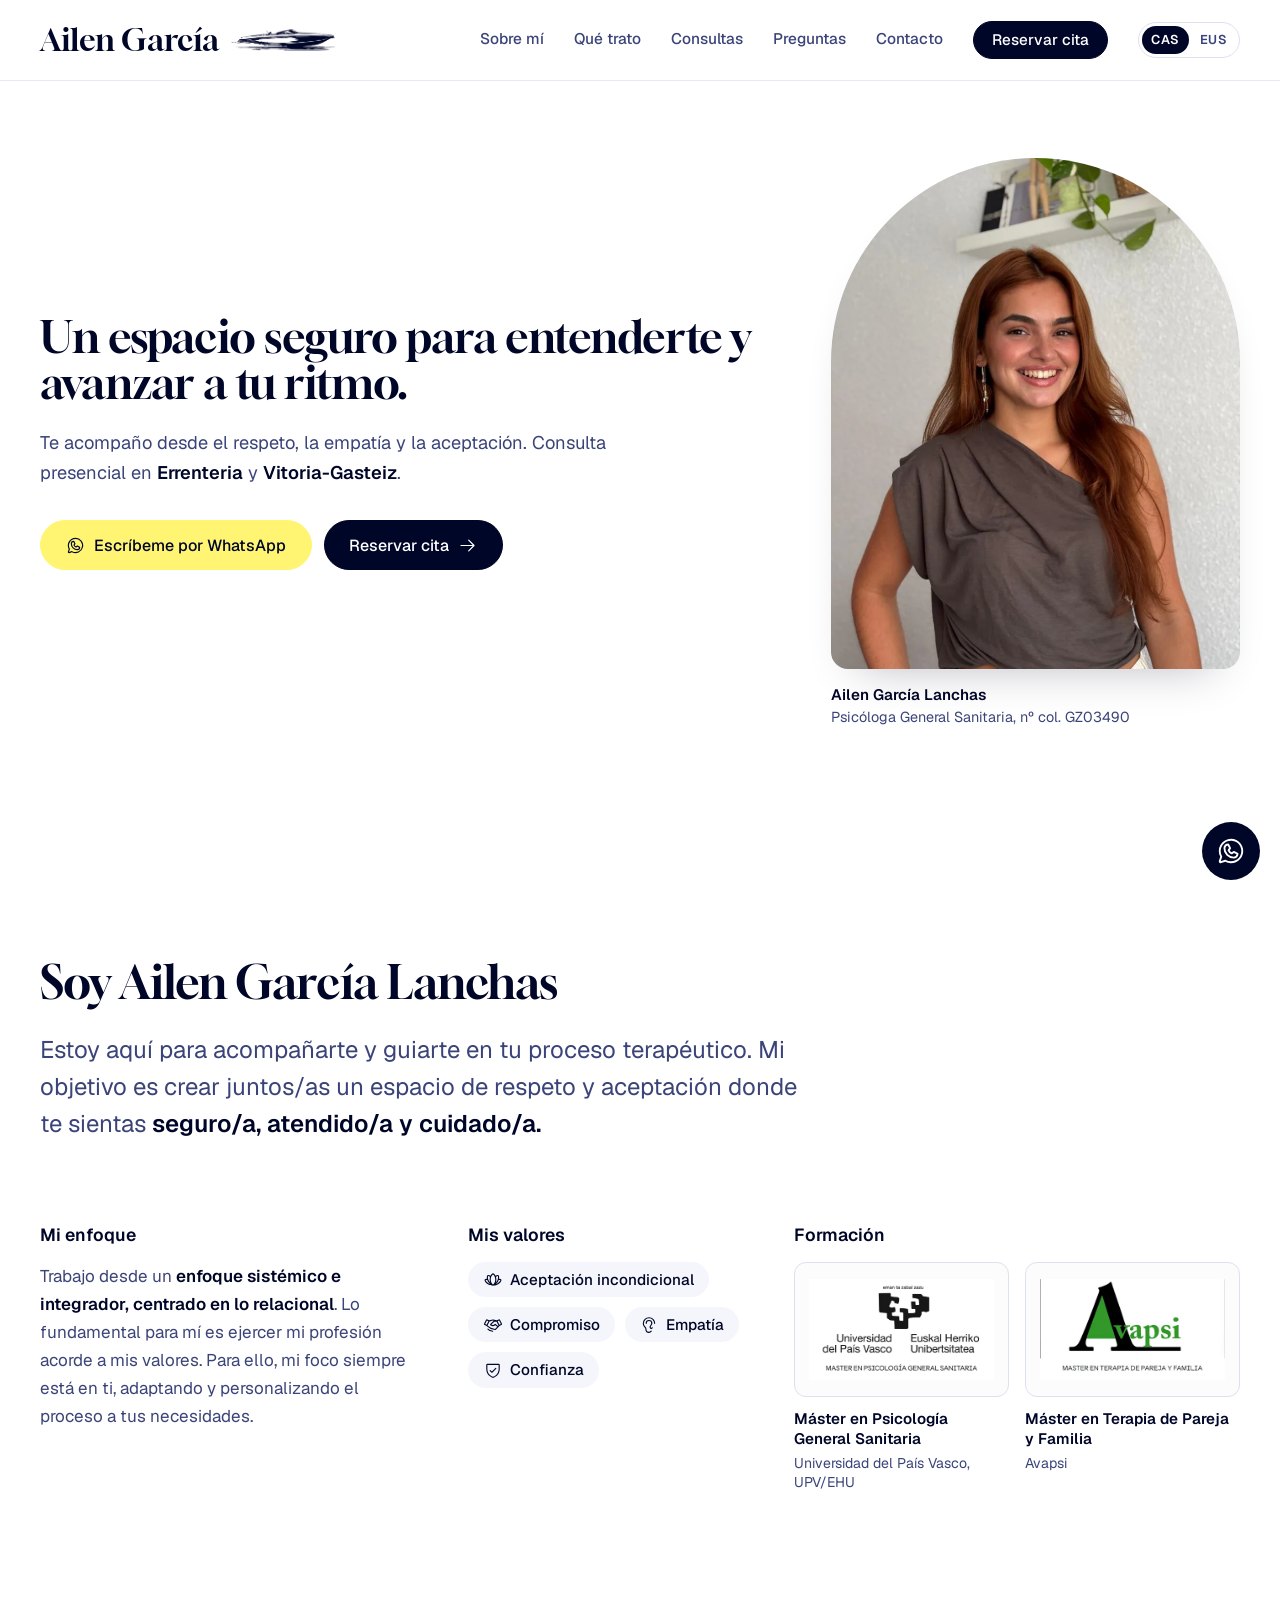
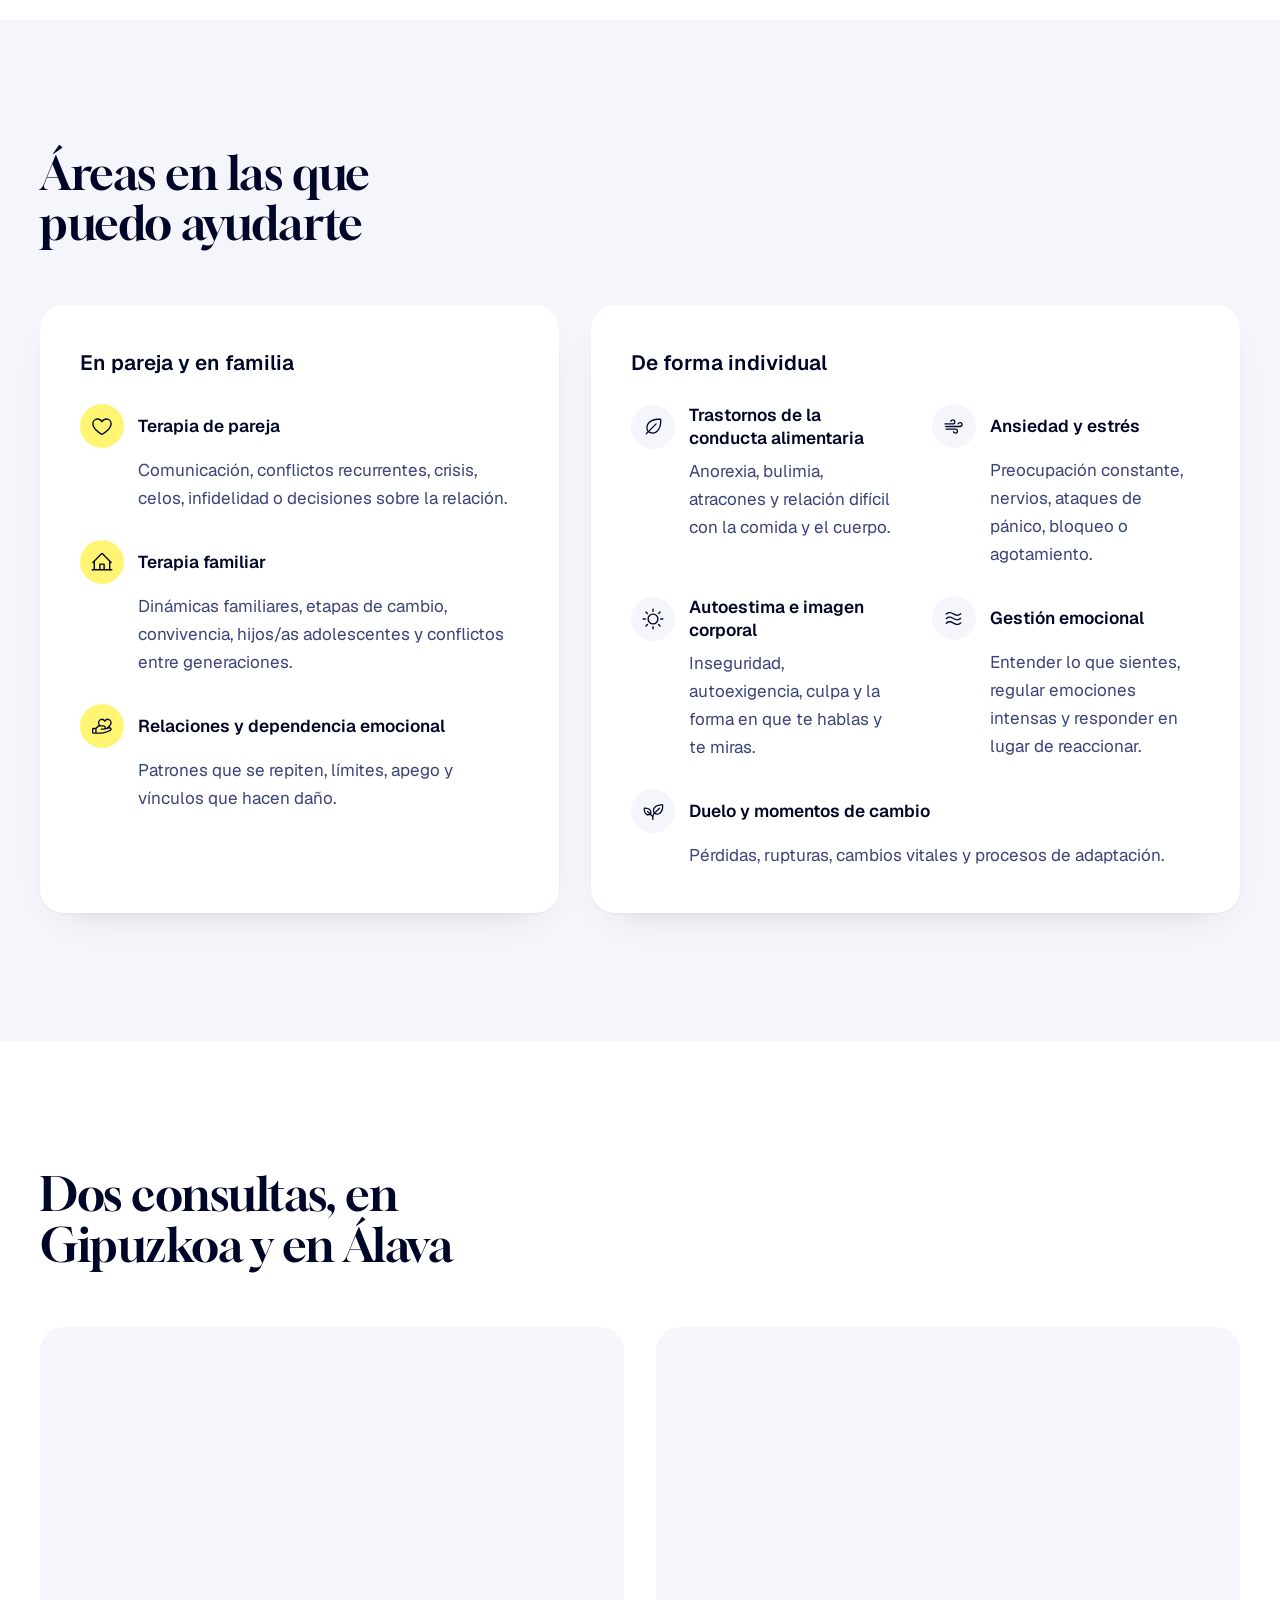
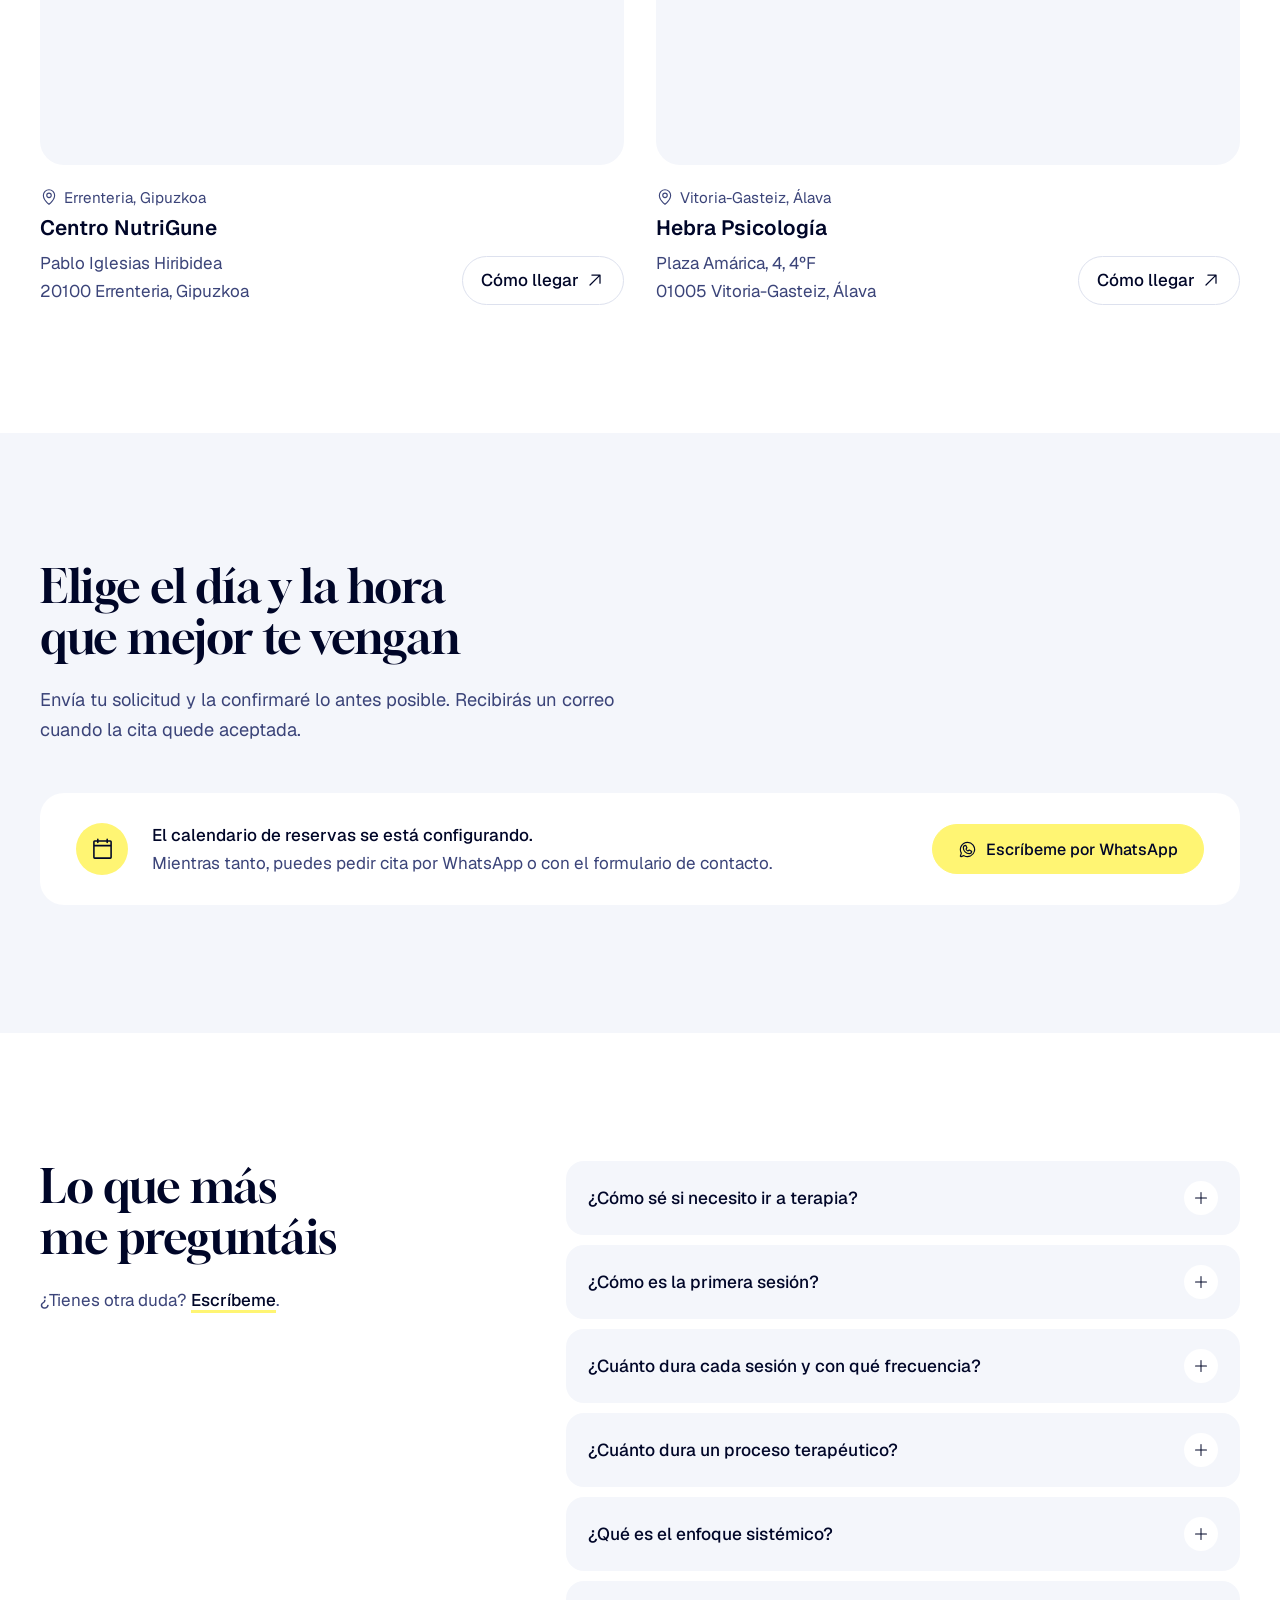
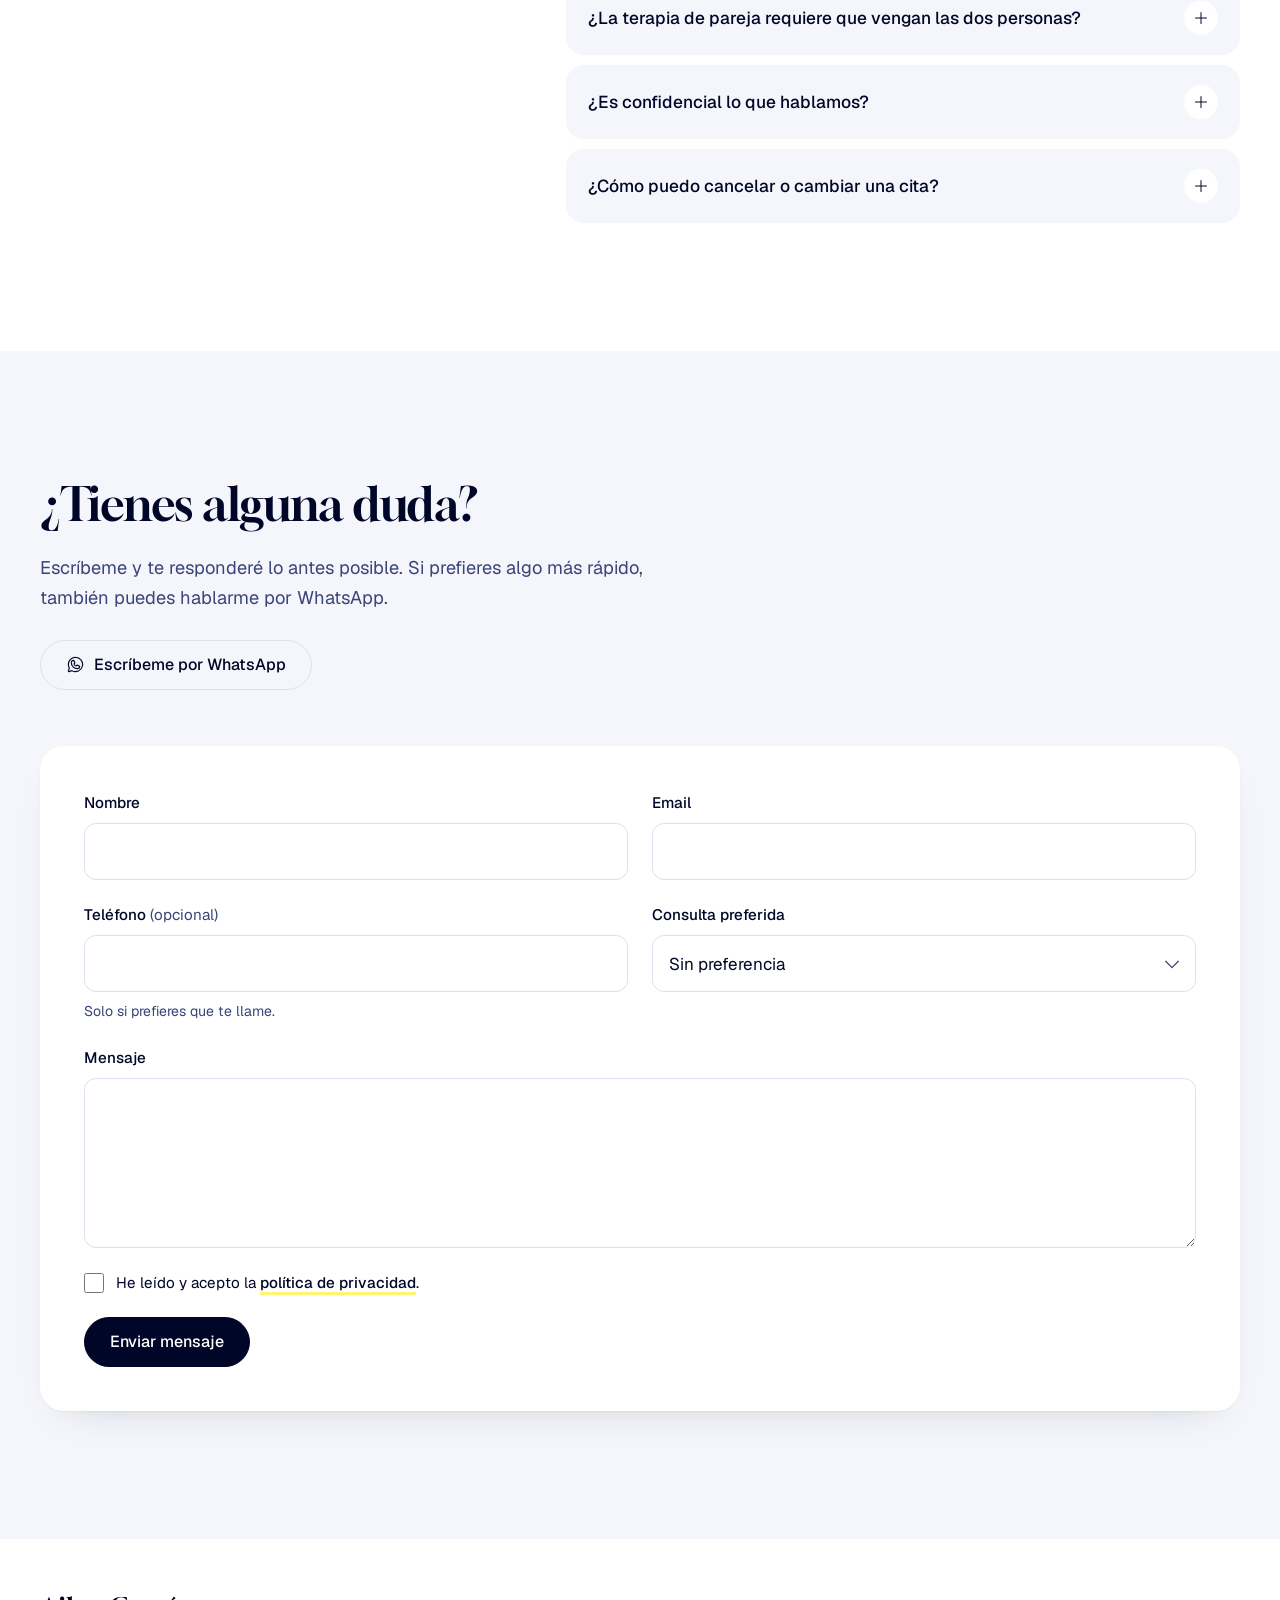
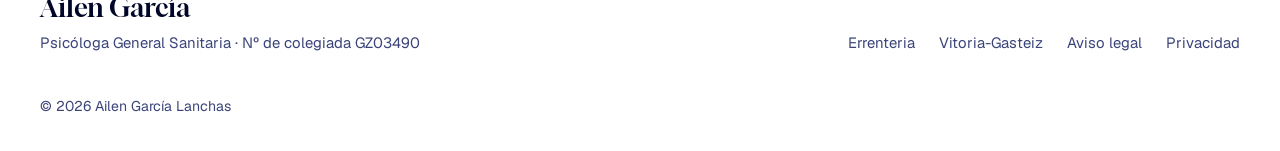
<file: index.html>
<!doctype html>
<html lang="es">
<head>
  <meta charset="utf-8">
  <meta name="viewport" content="width=device-width, initial-scale=1">
  <title>Ailen García · Psicóloga en Errenteria y Vitoria-Gasteiz</title>
  <meta name="description" content="Ailen García Lanchas, psicóloga general sanitaria (GZ03490). Terapia de pareja y familia, trastornos de la conducta alimentaria, ansiedad y más. Consulta en Errenteria (Gipuzkoa) y Vitoria-Gasteiz (Álava).">
  <meta name="color-scheme" content="light">
  <meta name="theme-color" content="#ffffff">
  <link rel="alternate" hreflang="es" href="index.html">
  <link rel="alternate" hreflang="eu" href="eu/index.html">
  <link rel="alternate" hreflang="x-default" href="index.html">
  <link rel="icon" href="favicon.ico" sizes="48x48">
  <link rel="icon" type="image/png" sizes="96x96" href="img/icons/favicon-96.png">
  <link rel="apple-touch-icon" href="img/icons/apple-touch-icon.png">
  <link rel="manifest" href="site.webmanifest">
  <link rel="preload" as="image" href="img/ailen.webp">
  <link rel="preload" href="fonts/gloock-latin.woff2" as="font" type="font/woff2" crossorigin>
  <link rel="preload" href="fonts/geist-latin.woff2" as="font" type="font/woff2" crossorigin>
  <link rel="stylesheet" href="styles.css">
  <script>document.documentElement.classList.add("js");try{if(sessionStorage.getItem("intro")){document.documentElement.classList.add("no-intro")}else{sessionStorage.setItem("intro","1")}}catch(e){}</script>
</head>
<body>

<div class="intro" aria-hidden="true">
  <div class="intro-logo">
    <span class="intro-name">Ailen García</span>
    <span class="intro-boat"><span class="intro-cover"></span><img src="img/barca-navy.webp" alt="" width="460" height="95"></span>
  </div>
</div>

<header class="site-header">
  <div class="wrap header-inner">
    <a href="#inicio" class="brand" aria-label="Ailen García, inicio">
      <span class="brand-name">Ailen García</span>
      <img src="img/barca-navy.webp" alt="" class="brand-boat" width="460" height="95">
    </a>
    <nav id="nav" class="nav">
      <a href="#sobre-mi">Sobre mí</a>
      <a href="#temas">Qué trato</a>
      <a href="#consultas">Consultas</a>
      <a href="#faq">Preguntas</a>
      <a href="#contacto">Contacto</a>
      <a href="#reservar" class="btn btn-small">Reservar cita</a>
      <div class="lang" role="group" aria-label="Idioma">
        <a href="index.html" lang="es" aria-current="page">CAS</a>
        <a href="eu/index.html" lang="eu" hreflang="eu" title="Euskaraz">EUS</a>
      </div>
    </nav>
    <button class="nav-toggle" aria-expanded="false" aria-controls="nav" aria-label="Abrir menú">
      <span></span><span></span><span></span>
    </button>
  </div>
</header>

<main>

  <!-- HERO -->
  <section id="inicio" class="hero">
    <div class="wrap hero-grid">
      <div class="hero-text">
        <h1 class="hero-in" style="--i:0">Un espacio seguro para entenderte y avanzar a tu ritmo.</h1>
        <p class="lead hero-in" style="--i:1">Te acompaño desde el respeto, la empatía y la aceptación. Consulta presencial en <strong>Errenteria</strong> y <strong>Vitoria-Gasteiz</strong>.</p>
        <div class="hero-cta hero-in" style="--i:2">
          <a href="#" class="btn btn-wa js-whatsapp"><i class="ph ph-whatsapp-logo" aria-hidden="true"></i> Escríbeme por WhatsApp</a>
          <a href="#reservar" class="btn">Reservar cita <i class="ph ph-arrow-right" aria-hidden="true"></i></a>
        </div>
      </div>
      <figure class="hero-photo">
        <div class="hero-arch">
          <img src="img/ailen.webp" alt="Ailen García Lanchas, psicóloga" width="768" height="1024" fetchpriority="high">
        </div>
        <figcaption class="hero-in" style="--i:3">Ailen García Lanchas<span>Psicóloga General Sanitaria, nº col. GZ03490</span></figcaption>
      </figure>
    </div>
  </section>

  <!-- SOBRE MÍ -->
  <section id="sobre-mi" class="section">
    <div class="wrap">
      <h2>Soy Ailen García Lanchas</h2>
      <p class="statement">Estoy aquí para acompañarte y guiarte en tu proceso terapéutico. Mi objetivo es crear juntos/as un espacio de respeto y aceptación donde te sientas <mark>seguro/a, atendido/a y cuidado/a.</mark></p>

      <div class="about-cols">
        <div>
          <h3>Mi enfoque</h3>
          <p>Trabajo desde un <strong>enfoque sistémico e integrador, centrado en lo relacional</strong>. Lo fundamental para mí es ejercer mi profesión acorde a mis valores. Para ello, mi foco siempre está en ti, adaptando y personalizando el proceso a tus necesidades.</p>
        </div>
        <div>
          <h3>Mis valores</h3>
          <ul class="values">
            <li><i class="ph ph-flower-lotus" aria-hidden="true"></i>Aceptación incondicional</li>
            <li><i class="ph ph-handshake" aria-hidden="true"></i>Compromiso</li>
            <li><i class="ph ph-ear" aria-hidden="true"></i>Empatía</li>
            <li><i class="ph ph-shield-check" aria-hidden="true"></i>Confianza</li>
          </ul>
        </div>
        <div class="formacion">
          <h3>Formación</h3>
          <figure>
            <div class="logo-plate"><img src="img/titulo-ehu.webp" alt="Universidad del País Vasco (UPV/EHU)" loading="lazy" width="440" height="241"></div>
            <figcaption>Máster en Psicología General Sanitaria<span>Universidad del País Vasco, UPV/EHU</span></figcaption>
          </figure>
          <figure>
            <div class="logo-plate"><img src="img/titulo-avapsi.webp" alt="Avapsi" loading="lazy" width="440" height="241"></div>
            <figcaption>Máster en Terapia de Pareja y Familia<span>Avapsi</span></figcaption>
          </figure>
        </div>
      </div>
    </div>
  </section>

  <!-- TEMAS -->
  <section id="temas" class="section section-tint">
    <div class="wrap">
      <h2>Áreas en las que puedo ayudarte</h2>
      <div class="topics">
        <div class="topic-feature">
          <h3>En pareja y en familia</h3>
          <dl>
            <div>
              <dt><span class="topic-icon" aria-hidden="true"><i class="ph ph-heart"></i></span>Terapia de pareja</dt>
              <dd>Comunicación, conflictos recurrentes, crisis, celos, infidelidad o decisiones sobre la relación.</dd>
            </div>
            <div>
              <dt><span class="topic-icon" aria-hidden="true"><i class="ph ph-house-line"></i></span>Terapia familiar</dt>
              <dd>Dinámicas familiares, etapas de cambio, convivencia, hijos/as adolescentes y conflictos entre generaciones.</dd>
            </div>
            <div>
              <dt><span class="topic-icon" aria-hidden="true"><i class="ph ph-hand-heart"></i></span>Relaciones y dependencia emocional</dt>
              <dd>Patrones que se repiten, límites, apego y vínculos que hacen daño.</dd>
            </div>
          </dl>
        </div>
        <div class="topic-list">
          <h3>De forma individual</h3>
          <dl>
            <div>
              <dt><span class="topic-icon" aria-hidden="true"><i class="ph ph-leaf"></i></span>Trastornos de la conducta alimentaria</dt>
              <dd>Anorexia, bulimia, atracones y relación difícil con la comida y el cuerpo.</dd>
            </div>
            <div>
              <dt><span class="topic-icon" aria-hidden="true"><i class="ph ph-wind"></i></span>Ansiedad y estrés</dt>
              <dd>Preocupación constante, nervios, ataques de pánico, bloqueo o agotamiento.</dd>
            </div>
            <div>
              <dt><span class="topic-icon" aria-hidden="true"><i class="ph ph-sun"></i></span>Autoestima e imagen corporal</dt>
              <dd>Inseguridad, autoexigencia, culpa y la forma en que te hablas y te miras.</dd>
            </div>
            <div>
              <dt><span class="topic-icon" aria-hidden="true"><i class="ph ph-waves"></i></span>Gestión emocional</dt>
              <dd>Entender lo que sientes, regular emociones intensas y responder en lugar de reaccionar.</dd>
            </div>
            <div>
              <dt><span class="topic-icon" aria-hidden="true"><i class="ph ph-plant"></i></span>Duelo y momentos de cambio</dt>
              <dd>Pérdidas, rupturas, cambios vitales y procesos de adaptación.</dd>
            </div>
          </dl>
        </div>
      </div>
    </div>
  </section>

  <!-- CONSULTAS -->
  <section id="consultas" class="section">
    <div class="wrap">
      <h2>Dos consultas, en Gipuzkoa y en Álava</h2>
      <div class="places">
        <article class="place">
          <div class="map">
            <iframe title="Mapa consulta Errenteria" loading="lazy" referrerpolicy="no-referrer-when-downgrade"
              data-src="https://maps.google.com/maps?q=Centro%20de%20nutrici%C3%B3n%20y%20psicolog%C3%ADa%20NutriGune%2C%20Pablo%20Iglesias%20Hiribidea%2C%2020100%20Errenteria&z=16&output=embed"></iframe>
          </div>
          <div class="place-body">
            <div>
              <p class="place-city"><i class="ph ph-map-pin" aria-hidden="true"></i> Errenteria, Gipuzkoa</p>
              <h3>Centro NutriGune</h3>
              <p class="place-addr">Pablo Iglesias Hiribidea<br>20100 Errenteria, Gipuzkoa</p>
            </div>
            <a class="link-arrow" target="_blank" rel="noopener" href="https://www.google.com/maps/search/?api=1&query=Centro+de+nutrici%C3%B3n+y+psicolog%C3%ADa+NutriGune+Errenteria">Cómo llegar <i class="ph ph-arrow-up-right" aria-hidden="true"></i></a>
          </div>
        </article>
        <article class="place">
          <div class="map">
            <iframe title="Mapa consulta Vitoria-Gasteiz" loading="lazy" referrerpolicy="no-referrer-when-downgrade"
              data-src="https://maps.google.com/maps?q=Hebra%20Psicolog%C3%ADa%2C%20Plaza%20Am%C3%A1rica%204%2C%2001005%20Vitoria-Gasteiz&z=16&output=embed"></iframe>
          </div>
          <div class="place-body">
            <div>
              <p class="place-city"><i class="ph ph-map-pin" aria-hidden="true"></i> Vitoria-Gasteiz, Álava</p>
              <h3>Hebra Psicología</h3>
              <p class="place-addr">Plaza Amárica, 4, 4ºF<br>01005 Vitoria-Gasteiz, Álava</p>
            </div>
            <a class="link-arrow" target="_blank" rel="noopener" href="https://www.google.com/maps/search/?api=1&query=Hebra+Psicolog%C3%ADa+Plaza+Am%C3%A1rica+4+Vitoria-Gasteiz">Cómo llegar <i class="ph ph-arrow-up-right" aria-hidden="true"></i></a>
          </div>
        </article>
      </div>
    </div>
  </section>

  <!-- RESERVAR -->
  <section id="reservar" class="section section-block">
    <div class="wrap">
      <div class="block-head">
        <h2>Elige el día y la hora que mejor te vengan</h2>
        <p class="lead">Envía tu solicitud y la confirmaré lo antes posible. Recibirás un correo cuando la cita quede aceptada.</p>
      </div>
      <div id="cal-embed" class="cal-embed">
        <div class="cal-fallback">
          <i class="ph ph-calendar-blank" aria-hidden="true"></i>
          <div>
            <p class="cal-fallback-title">El calendario de reservas se está configurando.</p>
            <p>Mientras tanto, puedes pedir cita por WhatsApp o con el formulario de contacto.</p>
          </div>
          <a href="#" class="btn btn-wa js-whatsapp"><i class="ph ph-whatsapp-logo" aria-hidden="true"></i> Escríbeme por WhatsApp</a>
        </div>
      </div>
      <p class="cal-alt" hidden>¿Prefieres hablar antes de reservar? <a href="#" class="link js-whatsapp">Escríbeme por WhatsApp</a>.</p>
    </div>
  </section>

  <!-- FAQ -->
  <section id="faq" class="section">
    <div class="wrap faq-grid">
      <div class="faq-head">
        <h2>Lo que más me preguntáis</h2>
        <p>¿Tienes otra duda? <a class="link" href="#contacto">Escríbeme</a>.</p>
      </div>
      <div class="faq">
        <details>
          <summary>¿Cómo sé si necesito ir a terapia?<i class="ph ph-plus" aria-hidden="true"></i></summary>
          <p>No hace falta estar «muy mal» para empezar. Si algo te preocupa, te hace sufrir o sientes que se repite y no sabes cómo cambiarlo, es un buen momento para consultarlo.</p>
        </details>
        <details>
          <summary>¿Cómo es la primera sesión?<i class="ph ph-plus" aria-hidden="true"></i></summary>
          <p>Es un primer encuentro para conocernos: me cuentas qué te trae a consulta, resolvemos dudas y valoramos juntas/os cómo plantear el proceso y los objetivos.</p>
        </details>
        <details>
          <summary>¿Cuánto dura cada sesión y con qué frecuencia?<i class="ph ph-plus" aria-hidden="true"></i></summary>
          <p>Las sesiones duran aproximadamente 50-60 minutos. Al principio suelen ser semanales o quincenales, y la frecuencia se adapta según avanza el proceso.</p>
        </details>
        <details>
          <summary>¿Cuánto dura un proceso terapéutico?<i class="ph ph-plus" aria-hidden="true"></i></summary>
          <p>Depende de cada persona y de lo que se trabaje. Lo iremos revisando juntas/os a lo largo del proceso para ajustarlo a tus necesidades.</p>
        </details>
        <details>
          <summary>¿Qué es el enfoque sistémico?<i class="ph ph-plus" aria-hidden="true"></i></summary>
          <p>Es una forma de entender a la persona dentro de sus relaciones (familia, pareja, entorno). No se mira el problema de forma aislada, sino cómo se relaciona con tu historia y tus vínculos.</p>
        </details>
        <details>
          <summary>¿La terapia de pareja requiere que vengan las dos personas?<i class="ph ph-plus" aria-hidden="true"></i></summary>
          <p>Lo ideal es que acudan ambas, pero también se puede empezar de forma individual si la otra persona no puede o no quiere en ese momento.</p>
        </details>
        <details>
          <summary>¿Es confidencial lo que hablamos?<i class="ph ph-plus" aria-hidden="true"></i></summary>
          <p>Sí. Todo lo que se trate en sesión está protegido por el secreto profesional y el código deontológico de la psicología.</p>
        </details>
        <details>
          <summary>¿Cómo puedo cancelar o cambiar una cita?<i class="ph ph-plus" aria-hidden="true"></i></summary>
          <p>Avísame con al menos 24 horas de antelación por WhatsApp o desde el enlace de tu reserva y buscamos otro hueco.</p>
        </details>
      </div>
    </div>
  </section>

  <!-- CONTACTO -->
  <section id="contacto" class="section section-tint">
    <div class="wrap contact">
      <div class="contact-head">
        <h2>¿Tienes alguna duda?</h2>
        <p class="lead">Escríbeme y te responderé lo antes posible. Si prefieres algo más rápido, también puedes hablarme por WhatsApp.</p>
        <a href="#" class="btn btn-ghost js-whatsapp"><i class="ph ph-whatsapp-logo" aria-hidden="true"></i> Escríbeme por WhatsApp</a>
      </div>
      <form id="contact-form" class="form" novalidate>
        <div class="field">
          <label for="f-nombre">Nombre</label>
          <input id="f-nombre" type="text" name="nombre" required autocomplete="name" aria-describedby="e-nombre">
          <p class="field-msg" id="e-nombre" data-msg="Escribe tu nombre."></p>
        </div>
        <div class="field">
          <label for="f-email">Email</label>
          <input id="f-email" type="email" name="email" required autocomplete="email" aria-describedby="e-email">
          <p class="field-msg" id="e-email" data-msg="Escribe un email válido, por ejemplo nombre@correo.com."></p>
        </div>
        <div class="field">
          <label for="f-tel">Teléfono <span class="opt">(opcional)</span></label>
          <input id="f-tel" type="tel" name="telefono" autocomplete="tel" aria-describedby="h-tel">
          <p class="field-help" id="h-tel">Solo si prefieres que te llame.</p>
        </div>
        <div class="field">
          <label for="f-consulta">Consulta preferida</label>
          <div class="select">
            <select id="f-consulta" name="consulta">
              <option value="Sin preferencia">Sin preferencia</option>
              <option value="Errenteria">Errenteria</option>
              <option value="Vitoria-Gasteiz">Vitoria-Gasteiz</option>
            </select>
            <i class="ph ph-caret-down" aria-hidden="true"></i>
          </div>
        </div>
        <div class="field full">
          <label for="f-mensaje">Mensaje</label>
          <textarea id="f-mensaje" name="mensaje" rows="5" required aria-describedby="e-mensaje"></textarea>
          <p class="field-msg" id="e-mensaje" data-msg="Cuéntame brevemente en qué puedo ayudarte."></p>
        </div>
        <div class="field full">
          <label class="check">
            <input type="checkbox" name="privacidad" required aria-describedby="e-priv">
            <span>He leído y acepto la <a href="#" class="link">política de privacidad</a>.</span>
          </label>
          <p class="field-msg" id="e-priv" data-msg="Necesito que aceptes la política de privacidad para responderte."></p>
        </div>
        <input type="checkbox" name="botcheck" class="hp" tabindex="-1" autocomplete="off">
        <div class="form-foot full">
          <button type="submit" class="btn">Enviar mensaje</button>
          <p class="form-status" role="status" aria-live="polite"></p>
        </div>
      </form>
    </div>
  </section>

</main>

<footer class="site-footer">
  <div class="wrap footer-inner">
    <div>
      <p class="brand-name">Ailen García</p>
      <p>Psicóloga General Sanitaria · Nº de colegiada GZ03490</p>
    </div>
    <nav class="footer-links" aria-label="Pie de página">
      <a href="#consultas">Errenteria</a>
      <a href="#consultas">Vitoria-Gasteiz</a>
      <a href="#">Aviso legal</a>
      <a href="#">Privacidad</a>
    </nav>
    <p class="copy">© <span id="year"></span> Ailen García Lanchas</p>
  </div>
</footer>

<a href="#" class="wa-float js-whatsapp" aria-label="Escríbeme por WhatsApp">
  <i class="ph ph-whatsapp-logo" aria-hidden="true"></i>
</a>

<script src="config.js"></script>
<script src="script.js"></script>
</body>
</html>
</file>
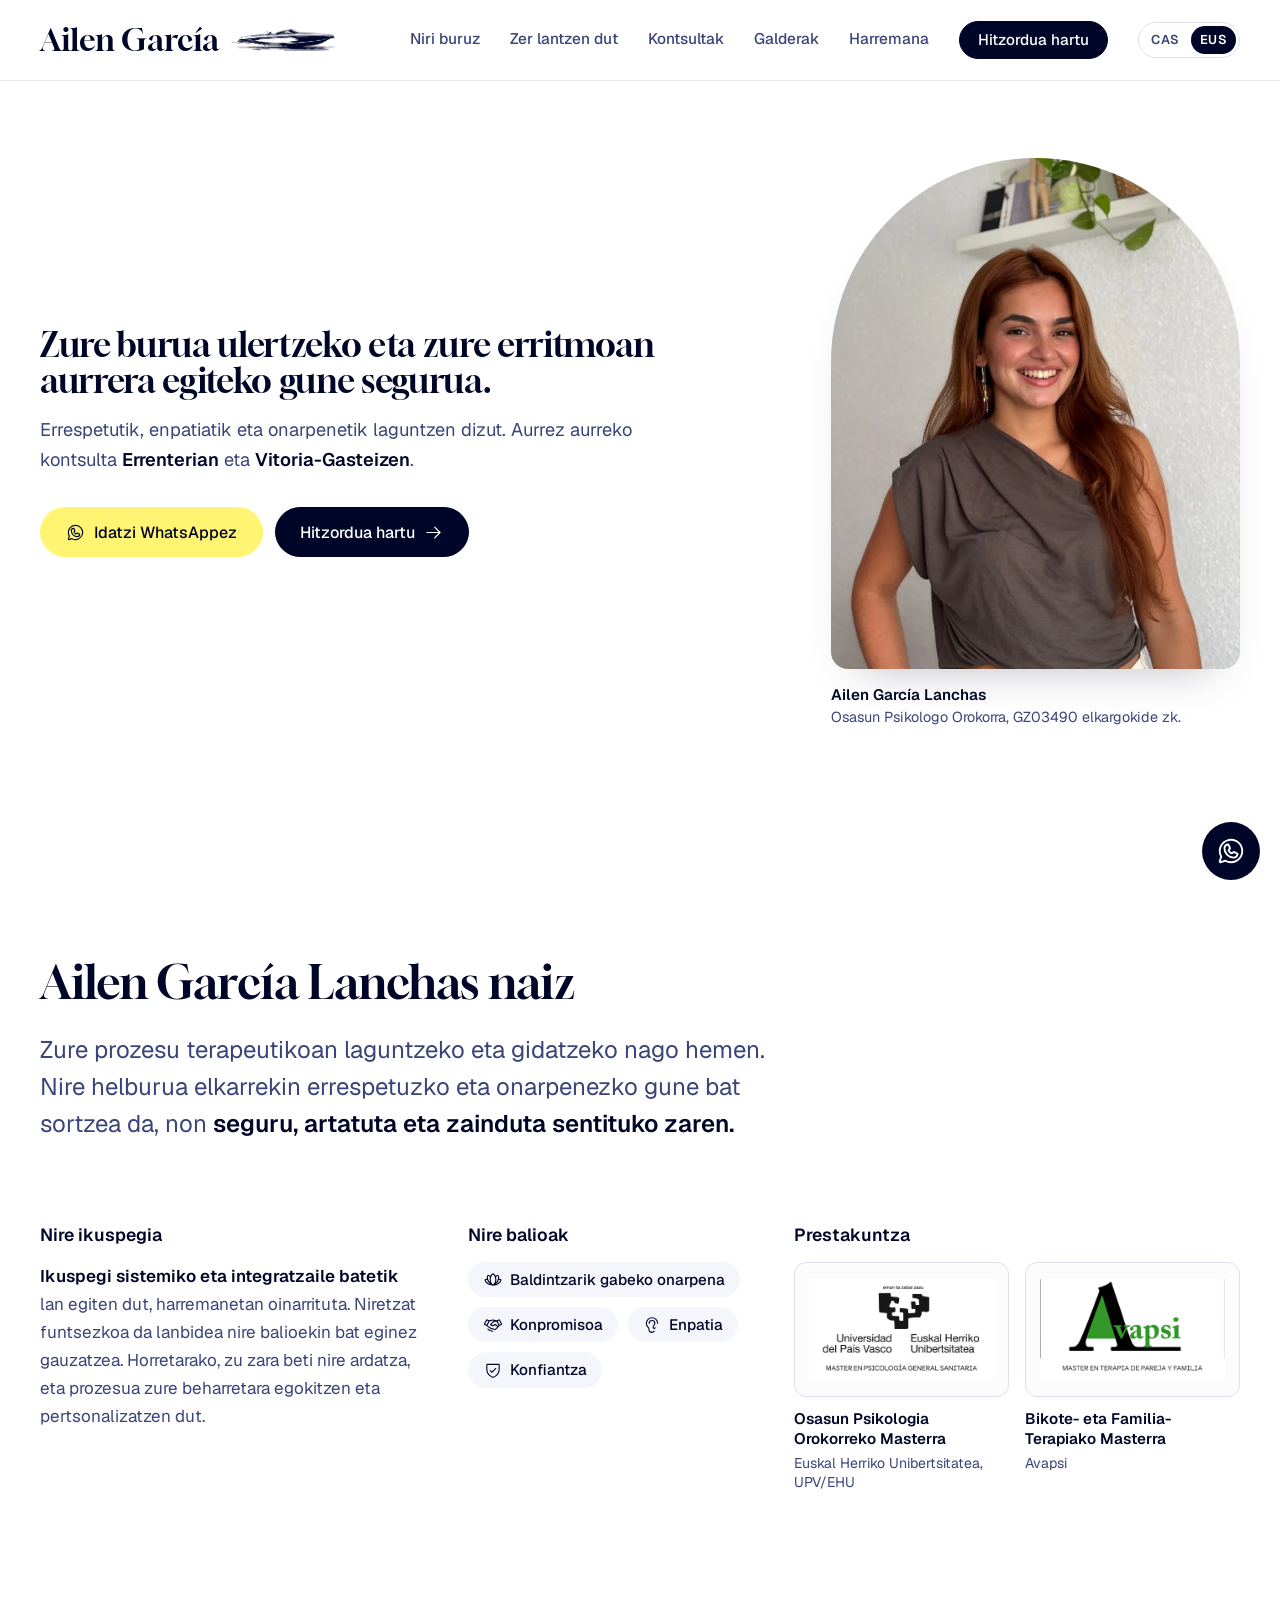
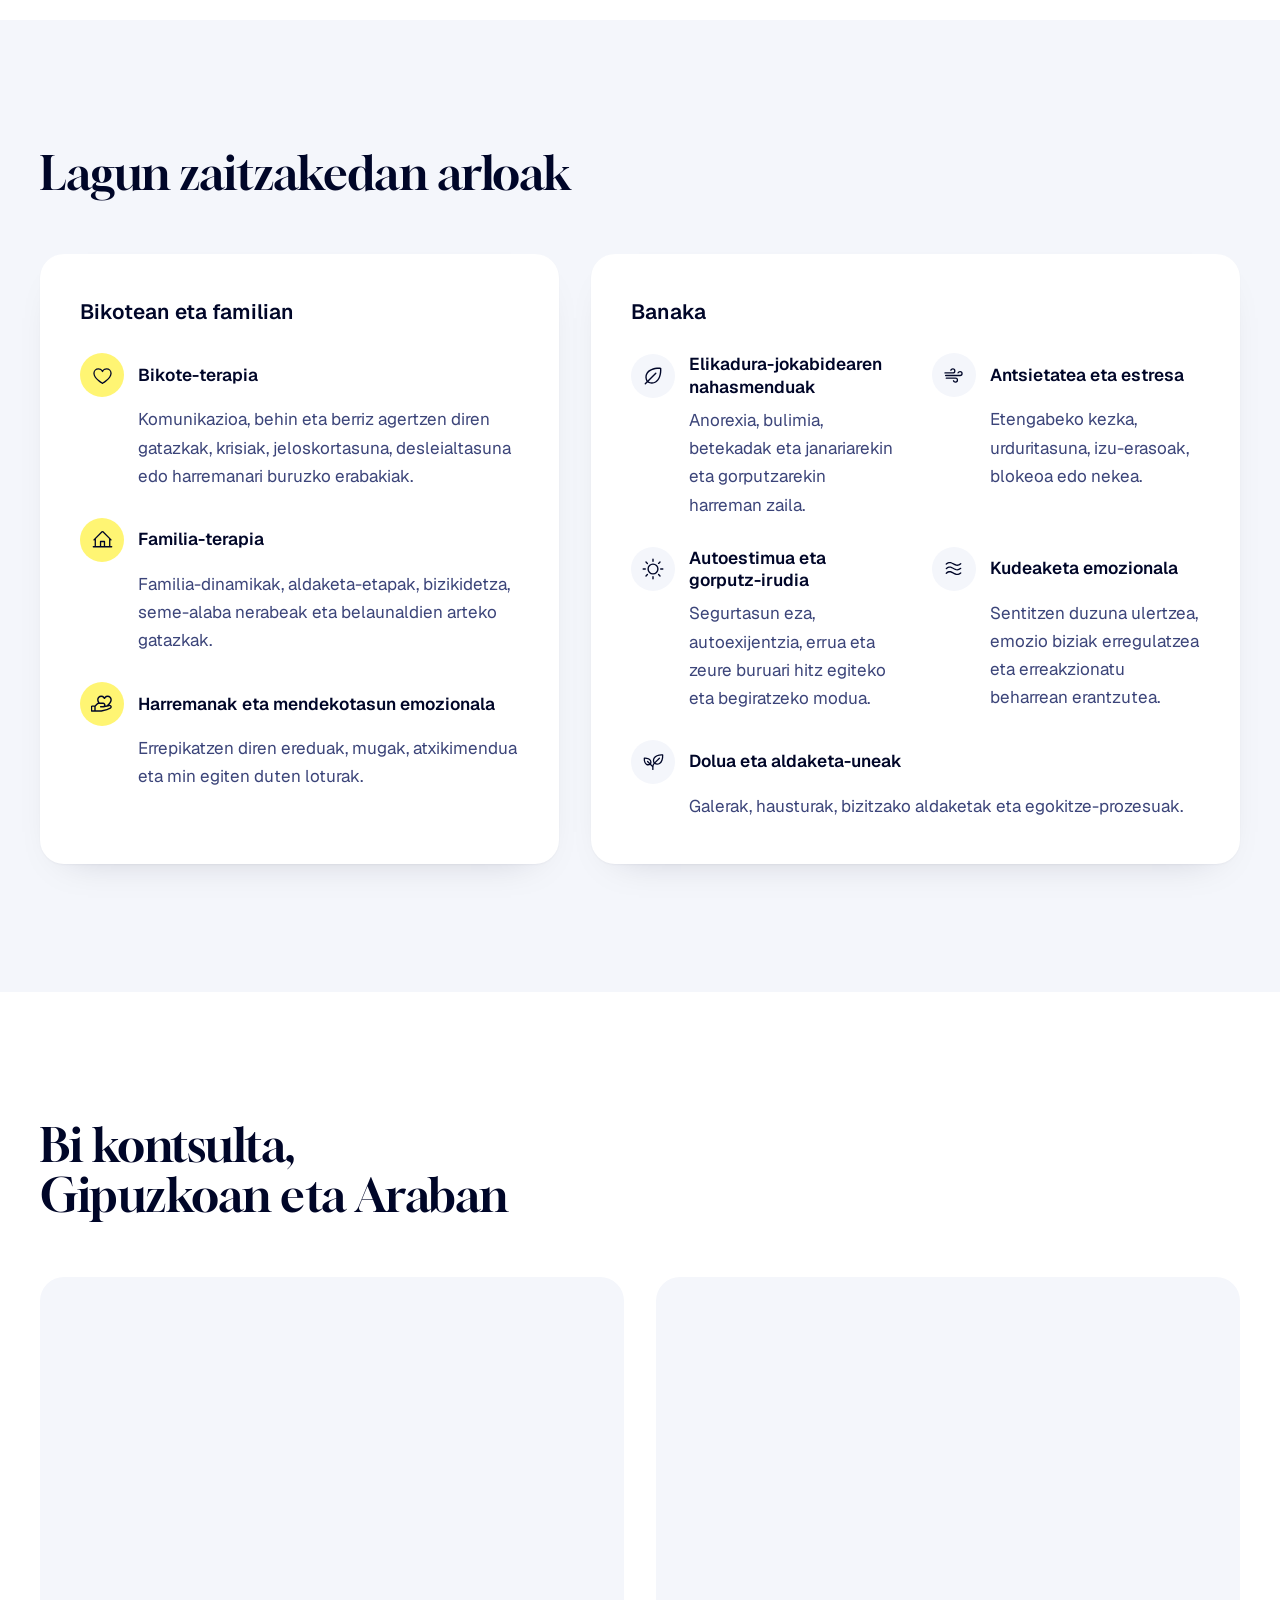
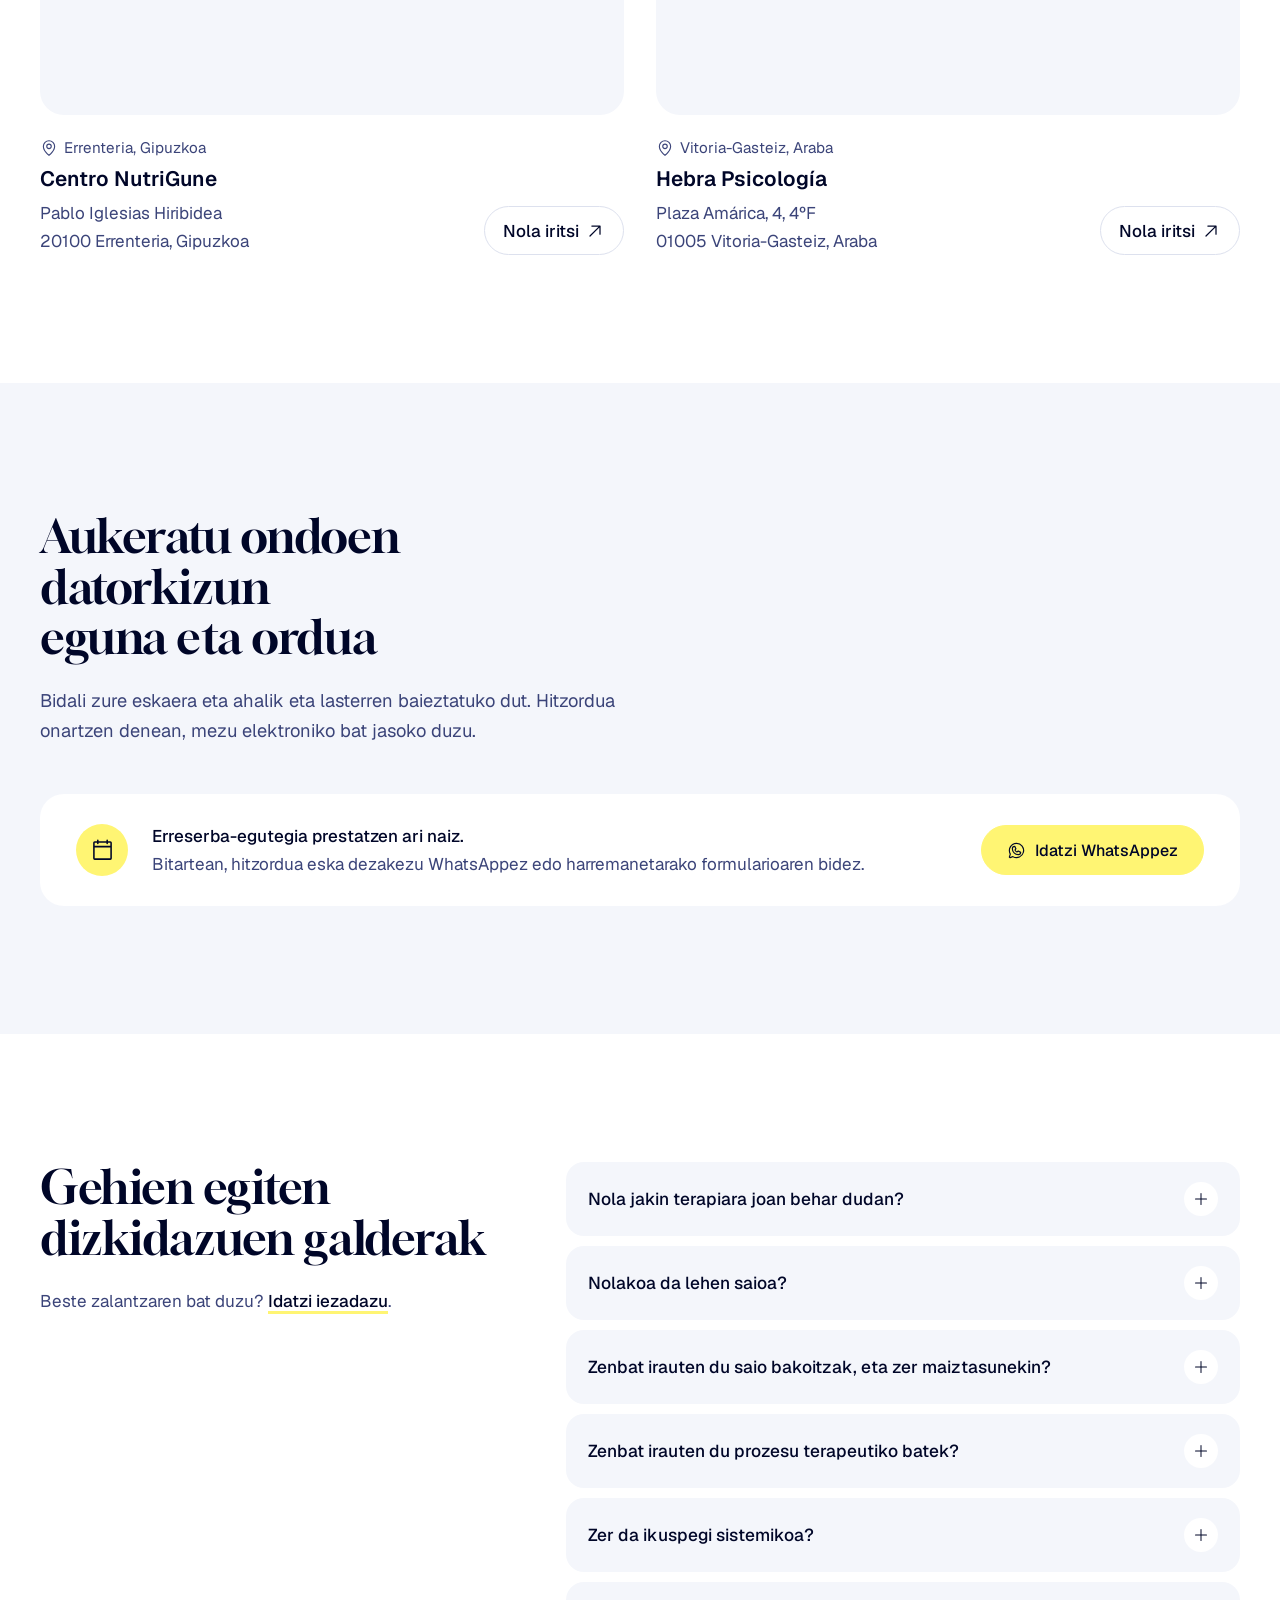
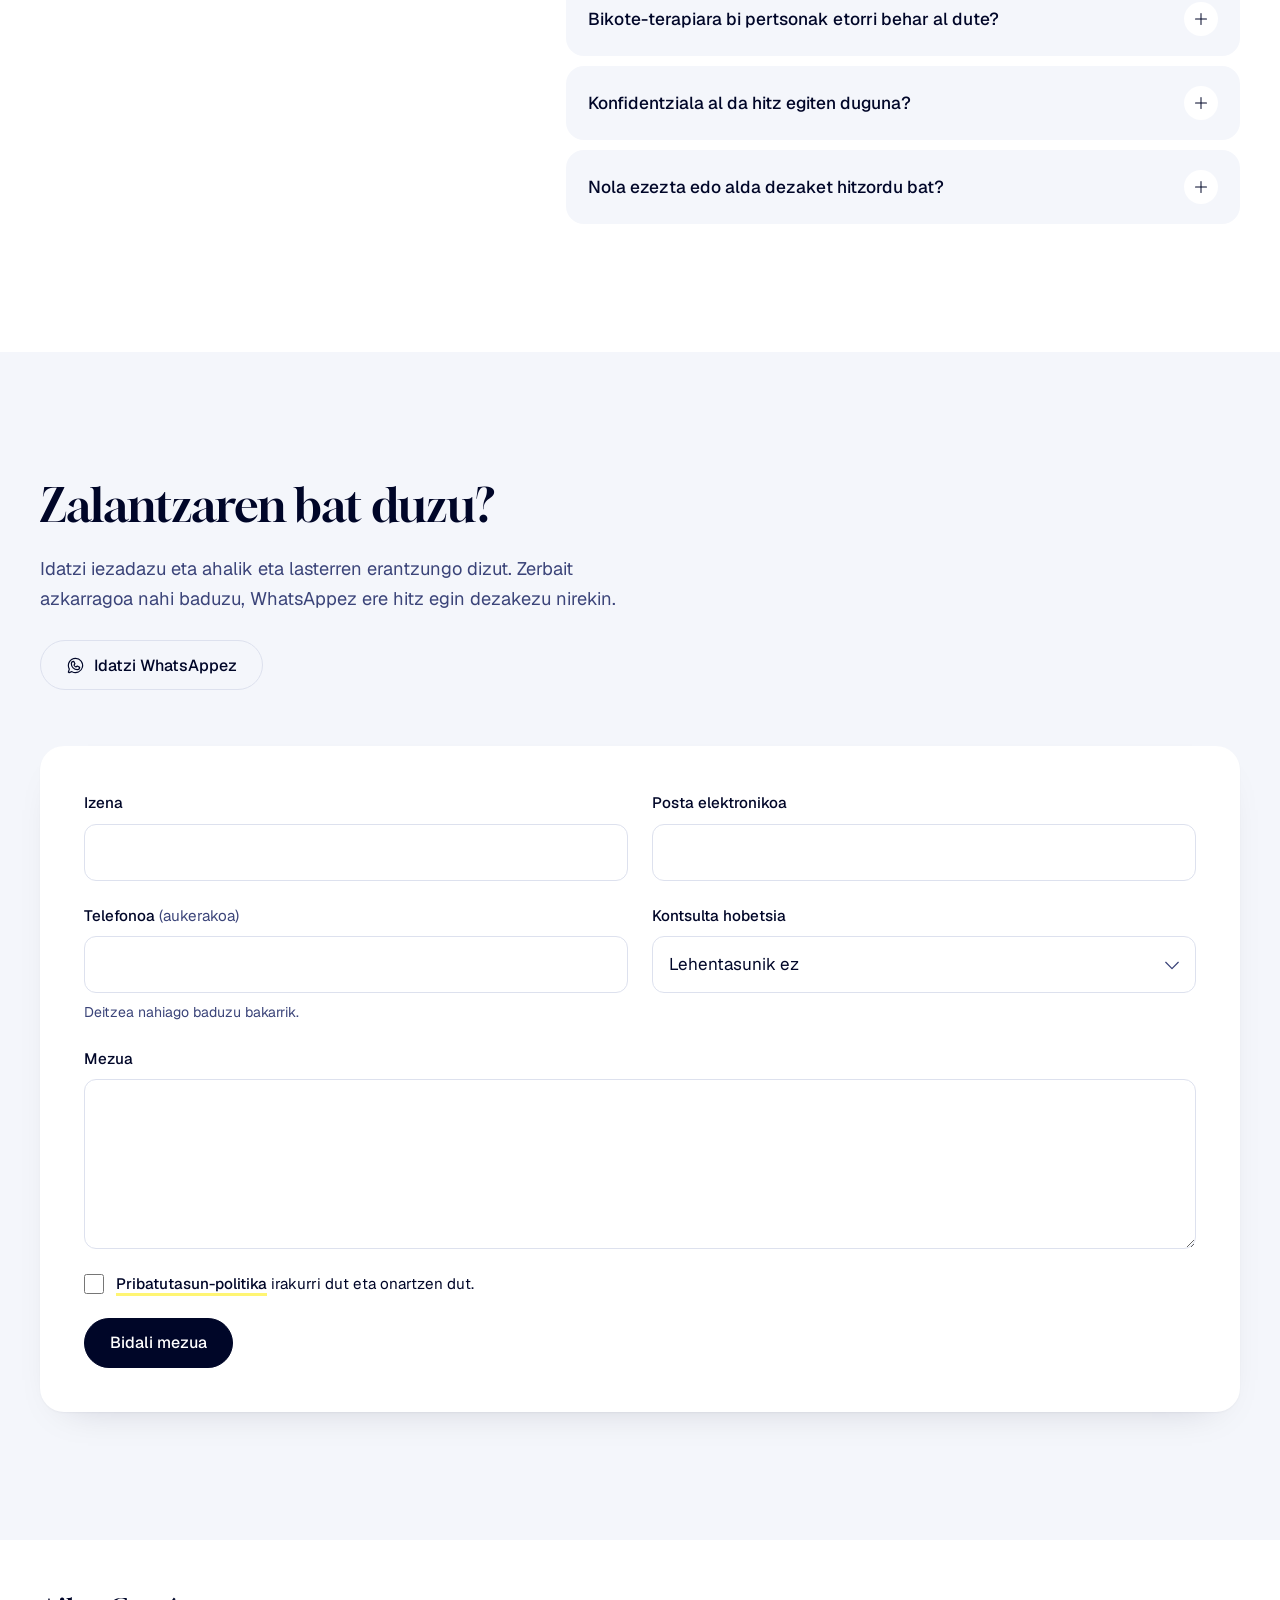
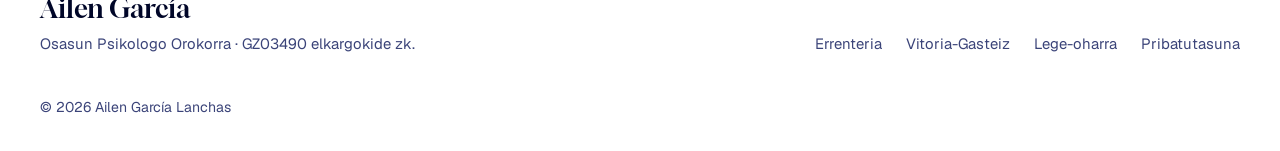
<file: eu/index.html>
<!doctype html>
<html lang="eu">
<head>
  <meta charset="utf-8">
  <meta name="viewport" content="width=device-width, initial-scale=1">
  <title>Ailen García · Psikologoa Errenterian eta Vitoria-Gasteizen</title>
  <meta name="description" content="Ailen García Lanchas, osasun psikologo orokorra (GZ03490). Bikote- eta familia-terapia, elikadura-jokabidearen nahasmenduak, antsietatea eta gehiago. Kontsulta Errenterian (Gipuzkoa) eta Vitoria-Gasteizen (Araba).">
  <meta name="color-scheme" content="light">
  <meta name="theme-color" content="#ffffff">
  <link rel="alternate" hreflang="es" href="../index.html">
  <link rel="alternate" hreflang="eu" href="index.html">
  <link rel="alternate" hreflang="x-default" href="../index.html">
  <link rel="icon" href="../favicon.ico" sizes="48x48">
  <link rel="icon" type="image/png" sizes="96x96" href="../img/icons/favicon-96.png">
  <link rel="apple-touch-icon" href="../img/icons/apple-touch-icon.png">
  <link rel="manifest" href="../site.webmanifest">
  <link rel="preload" as="image" href="../img/ailen.webp">
  <link rel="preload" href="../fonts/gloock-latin.woff2" as="font" type="font/woff2" crossorigin>
  <link rel="preload" href="../fonts/geist-latin.woff2" as="font" type="font/woff2" crossorigin>
  <link rel="stylesheet" href="../styles.css">
  <script>document.documentElement.classList.add("js");try{if(sessionStorage.getItem("intro")){document.documentElement.classList.add("no-intro")}else{sessionStorage.setItem("intro","1")}}catch(e){}</script>
</head>
<body>

<div class="intro" aria-hidden="true">
  <div class="intro-logo">
    <span class="intro-name">Ailen García</span>
    <span class="intro-boat"><span class="intro-cover"></span><img src="../img/barca-navy.webp" alt="" width="460" height="95"></span>
  </div>
</div>

<header class="site-header">
  <div class="wrap header-inner">
    <a href="#inicio" class="brand" aria-label="Ailen García, hasiera">
      <span class="brand-name">Ailen García</span>
      <img src="../img/barca-navy.webp" alt="" class="brand-boat" width="460" height="95">
    </a>
    <nav id="nav" class="nav">
      <a href="#sobre-mi">Niri buruz</a>
      <a href="#temas">Zer lantzen dut</a>
      <a href="#consultas">Kontsultak</a>
      <a href="#faq">Galderak</a>
      <a href="#contacto">Harremana</a>
      <a href="#reservar" class="btn btn-small">Hitzordua hartu</a>
      <div class="lang" role="group" aria-label="Hizkuntza">
        <a href="../index.html" lang="es" hreflang="es" title="En castellano">CAS</a>
        <a href="index.html" lang="eu" aria-current="page">EUS</a>
      </div>
    </nav>
    <button class="nav-toggle" aria-expanded="false" aria-controls="nav" aria-label="Menua ireki">
      <span></span><span></span><span></span>
    </button>
  </div>
</header>

<main>

  <!-- HERO -->
  <section id="inicio" class="hero">
    <div class="wrap hero-grid">
      <div class="hero-text">
        <h1 class="hero-in" style="--i:0">Zure burua ulertzeko eta zure erritmoan aurrera egiteko gune segurua.</h1>
        <p class="lead hero-in" style="--i:1">Errespetutik, enpatiatik eta onarpenetik laguntzen dizut. Aurrez aurreko kontsulta <strong>Errenterian</strong> eta <strong>Vitoria-Gasteizen</strong>.</p>
        <div class="hero-cta hero-in" style="--i:2">
          <a href="#" class="btn btn-wa js-whatsapp"><i class="ph ph-whatsapp-logo" aria-hidden="true"></i> Idatzi WhatsAppez</a>
          <a href="#reservar" class="btn">Hitzordua hartu <i class="ph ph-arrow-right" aria-hidden="true"></i></a>
        </div>
      </div>
      <figure class="hero-photo">
        <div class="hero-arch">
          <img src="../img/ailen.webp" alt="Ailen García Lanchas, psikologoa" width="768" height="1024" fetchpriority="high">
        </div>
        <figcaption class="hero-in" style="--i:3">Ailen García Lanchas<span>Osasun Psikologo Orokorra, GZ03490 elkargokide zk.</span></figcaption>
      </figure>
    </div>
  </section>

  <!-- NIRI BURUZ -->
  <section id="sobre-mi" class="section">
    <div class="wrap">
      <h2>Ailen García Lanchas naiz</h2>
      <p class="statement">Zure prozesu terapeutikoan laguntzeko eta gidatzeko nago hemen. Nire helburua elkarrekin errespetuzko eta onarpenezko gune bat sortzea da, non <mark>seguru, artatuta eta zainduta sentituko zaren.</mark></p>

      <div class="about-cols">
        <div>
          <h3>Nire ikuspegia</h3>
          <p><strong>Ikuspegi sistemiko eta integratzaile batetik</strong> lan egiten dut, harremanetan oinarrituta. Niretzat funtsezkoa da lanbidea nire balioekin bat eginez gauzatzea. Horretarako, zu zara beti nire ardatza, eta prozesua zure beharretara egokitzen eta pertsonalizatzen dut.</p>
        </div>
        <div>
          <h3>Nire balioak</h3>
          <ul class="values">
            <li><i class="ph ph-flower-lotus" aria-hidden="true"></i>Baldintzarik gabeko onarpena</li>
            <li><i class="ph ph-handshake" aria-hidden="true"></i>Konpromisoa</li>
            <li><i class="ph ph-ear" aria-hidden="true"></i>Enpatia</li>
            <li><i class="ph ph-shield-check" aria-hidden="true"></i>Konfiantza</li>
          </ul>
        </div>
        <div class="formacion">
          <h3>Prestakuntza</h3>
          <figure>
            <div class="logo-plate"><img src="../img/titulo-ehu.webp" alt="Euskal Herriko Unibertsitatea (UPV/EHU)" loading="lazy" width="440" height="241"></div>
            <figcaption>Osasun Psikologia Orokorreko Masterra<span>Euskal Herriko Unibertsitatea, UPV/EHU</span></figcaption>
          </figure>
          <figure>
            <div class="logo-plate"><img src="../img/titulo-avapsi.webp" alt="Avapsi" loading="lazy" width="440" height="241"></div>
            <figcaption>Bikote- eta Familia-Terapiako Masterra<span>Avapsi</span></figcaption>
          </figure>
        </div>
      </div>
    </div>
  </section>

  <!-- ZER LANTZEN DUT -->
  <section id="temas" class="section section-tint">
    <div class="wrap">
      <h2>Lagun zaitzakedan arloak</h2>
      <div class="topics">
        <div class="topic-feature">
          <h3>Bikotean eta familian</h3>
          <dl>
            <div>
              <dt><span class="topic-icon" aria-hidden="true"><i class="ph ph-heart"></i></span>Bikote-terapia</dt>
              <dd>Komunikazioa, behin eta berriz agertzen diren gatazkak, krisiak, jeloskortasuna, desleialtasuna edo harremanari buruzko erabakiak.</dd>
            </div>
            <div>
              <dt><span class="topic-icon" aria-hidden="true"><i class="ph ph-house-line"></i></span>Familia-terapia</dt>
              <dd>Familia-dinamikak, aldaketa-etapak, bizikidetza, seme-alaba nerabeak eta belaunaldien arteko gatazkak.</dd>
            </div>
            <div>
              <dt><span class="topic-icon" aria-hidden="true"><i class="ph ph-hand-heart"></i></span>Harremanak eta mendekotasun emozionala</dt>
              <dd>Errepikatzen diren ereduak, mugak, atxikimendua eta min egiten duten loturak.</dd>
            </div>
          </dl>
        </div>
        <div class="topic-list">
          <h3>Banaka</h3>
          <dl>
            <div>
              <dt><span class="topic-icon" aria-hidden="true"><i class="ph ph-leaf"></i></span>Elikadura-jokabidearen nahasmenduak</dt>
              <dd>Anorexia, bulimia, betekadak eta janariarekin eta gorputzarekin harreman zaila.</dd>
            </div>
            <div>
              <dt><span class="topic-icon" aria-hidden="true"><i class="ph ph-wind"></i></span>Antsietatea eta estresa</dt>
              <dd>Etengabeko kezka, urduritasuna, izu-erasoak, blokeoa edo nekea.</dd>
            </div>
            <div>
              <dt><span class="topic-icon" aria-hidden="true"><i class="ph ph-sun"></i></span>Autoestimua eta gorputz-irudia</dt>
              <dd>Segurtasun eza, autoexijentzia, errua eta zeure buruari hitz egiteko eta begiratzeko modua.</dd>
            </div>
            <div>
              <dt><span class="topic-icon" aria-hidden="true"><i class="ph ph-waves"></i></span>Kudeaketa emozionala</dt>
              <dd>Sentitzen duzuna ulertzea, emozio biziak erregulatzea eta erreakzionatu beharrean erantzutea.</dd>
            </div>
            <div>
              <dt><span class="topic-icon" aria-hidden="true"><i class="ph ph-plant"></i></span>Dolua eta aldaketa-uneak</dt>
              <dd>Galerak, hausturak, bizitzako aldaketak eta egokitze-prozesuak.</dd>
            </div>
          </dl>
        </div>
      </div>
    </div>
  </section>

  <!-- KONTSULTAK -->
  <section id="consultas" class="section">
    <div class="wrap">
      <h2>Bi kontsulta, Gipuzkoan eta Araban</h2>
      <div class="places">
        <article class="place">
          <div class="map">
            <iframe title="Errenteriako kontsultaren mapa" loading="lazy" referrerpolicy="no-referrer-when-downgrade"
              data-src="https://maps.google.com/maps?q=Centro%20de%20nutrici%C3%B3n%20y%20psicolog%C3%ADa%20NutriGune%2C%20Pablo%20Iglesias%20Hiribidea%2C%2020100%20Errenteria&z=16&output=embed&hl=eu"></iframe>
          </div>
          <div class="place-body">
            <div>
              <p class="place-city"><i class="ph ph-map-pin" aria-hidden="true"></i> Errenteria, Gipuzkoa</p>
              <h3>Centro NutriGune</h3>
              <p class="place-addr">Pablo Iglesias Hiribidea<br>20100 Errenteria, Gipuzkoa</p>
            </div>
            <a class="link-arrow" target="_blank" rel="noopener" href="https://www.google.com/maps/search/?api=1&query=Centro+de+nutrici%C3%B3n+y+psicolog%C3%ADa+NutriGune+Errenteria">Nola iritsi <i class="ph ph-arrow-up-right" aria-hidden="true"></i></a>
          </div>
        </article>
        <article class="place">
          <div class="map">
            <iframe title="Vitoria-Gasteizko kontsultaren mapa" loading="lazy" referrerpolicy="no-referrer-when-downgrade"
              data-src="https://maps.google.com/maps?q=Hebra%20Psicolog%C3%ADa%2C%20Plaza%20Am%C3%A1rica%204%2C%2001005%20Vitoria-Gasteiz&z=16&output=embed&hl=eu"></iframe>
          </div>
          <div class="place-body">
            <div>
              <p class="place-city"><i class="ph ph-map-pin" aria-hidden="true"></i> Vitoria-Gasteiz, Araba</p>
              <h3>Hebra Psicología</h3>
              <p class="place-addr">Plaza Amárica, 4, 4ºF<br>01005 Vitoria-Gasteiz, Araba</p>
            </div>
            <a class="link-arrow" target="_blank" rel="noopener" href="https://www.google.com/maps/search/?api=1&query=Hebra+Psicolog%C3%ADa+Plaza+Am%C3%A1rica+4+Vitoria-Gasteiz">Nola iritsi <i class="ph ph-arrow-up-right" aria-hidden="true"></i></a>
          </div>
        </article>
      </div>
    </div>
  </section>

  <!-- HITZORDUA -->
  <section id="reservar" class="section section-block">
    <div class="wrap">
      <div class="block-head">
        <h2>Aukeratu ondoen datorkizun eguna eta ordua</h2>
        <p class="lead">Bidali zure eskaera eta ahalik eta lasterren baieztatuko dut. Hitzordua onartzen denean, mezu elektroniko bat jasoko duzu.</p>
      </div>
      <div id="cal-embed" class="cal-embed">
        <div class="cal-fallback">
          <i class="ph ph-calendar-blank" aria-hidden="true"></i>
          <div>
            <p class="cal-fallback-title">Erreserba-egutegia prestatzen ari naiz.</p>
            <p>Bitartean, hitzordua eska dezakezu WhatsAppez edo harremanetarako formularioaren bidez.</p>
          </div>
          <a href="#" class="btn btn-wa js-whatsapp"><i class="ph ph-whatsapp-logo" aria-hidden="true"></i> Idatzi WhatsAppez</a>
        </div>
      </div>
      <p class="cal-alt" hidden>Erreserbatu aurretik hitz egin nahi duzu? <a href="#" class="link js-whatsapp">Idatzi WhatsAppez</a>.</p>
    </div>
  </section>

  <!-- GALDERAK -->
  <section id="faq" class="section">
    <div class="wrap faq-grid">
      <div class="faq-head">
        <h2>Gehien egiten dizkidazuen galderak</h2>
        <p>Beste zalantzaren bat duzu? <a class="link" href="#contacto">Idatzi iezadazu</a>.</p>
      </div>
      <div class="faq">
        <details>
          <summary>Nola jakin terapiara joan behar dudan?<i class="ph ph-plus" aria-hidden="true"></i></summary>
          <p>Ez dago «oso gaizki» egon beharrik hasteko. Zerbaitek kezkatzen bazaitu, sufriarazten bazaitu edo errepikatzen dela sentitzen baduzu eta nola aldatu ez badakizu, kontsultatzeko une egokia da.</p>
        </details>
        <details>
          <summary>Nolakoa da lehen saioa?<i class="ph ph-plus" aria-hidden="true"></i></summary>
          <p>Elkar ezagutzeko lehen topaketa da: kontsultara zerk ekartzen zaituen kontatzen didazu, zalantzak argitzen ditugu eta prozesua eta helburuak nola planteatu elkarrekin baloratzen dugu.</p>
        </details>
        <details>
          <summary>Zenbat irauten du saio bakoitzak, eta zer maiztasunekin?<i class="ph ph-plus" aria-hidden="true"></i></summary>
          <p>Saioek 50-60 minutu inguru irauten dute. Hasieran astean behin edo hamabost egunean behin izan ohi dira, eta maiztasuna prozesuak aurrera egin ahala egokitzen da.</p>
        </details>
        <details>
          <summary>Zenbat irauten du prozesu terapeutiko batek?<i class="ph ph-plus" aria-hidden="true"></i></summary>
          <p>Pertsona bakoitzaren eta lantzen denaren araberakoa da. Prozesuan zehar elkarrekin berrikusiko dugu, zure beharretara egokitzeko.</p>
        </details>
        <details>
          <summary>Zer da ikuspegi sistemikoa?<i class="ph ph-plus" aria-hidden="true"></i></summary>
          <p>Pertsona bere harremanen barruan (familia, bikotea, ingurunea) ulertzeko modu bat da. Arazoa ez da modu isolatuan begiratzen; zure historiarekin eta loturekin nola lotzen den aztertzen da.</p>
        </details>
        <details>
          <summary>Bikote-terapiara bi pertsonak etorri behar al dute?<i class="ph ph-plus" aria-hidden="true"></i></summary>
          <p>Egokiena biak etortzea da, baina banaka ere has daiteke, beste pertsonak une horretan ezin badu edo nahi ez badu.</p>
        </details>
        <details>
          <summary>Konfidentziala al da hitz egiten duguna?<i class="ph ph-plus" aria-hidden="true"></i></summary>
          <p>Bai. Saioan lantzen den guztia sekretu profesionalak eta psikologiaren kode deontologikoak babesten dute.</p>
        </details>
        <details>
          <summary>Nola ezezta edo alda dezaket hitzordu bat?<i class="ph ph-plus" aria-hidden="true"></i></summary>
          <p>Abisatu gutxienez 24 ordu lehenago WhatsAppez edo zure erreserbaren estekaren bidez, eta beste tarte bat bilatuko dugu.</p>
        </details>
      </div>
    </div>
  </section>

  <!-- HARREMANA -->
  <section id="contacto" class="section section-tint">
    <div class="wrap contact">
      <div class="contact-head">
        <h2>Zalantzaren bat duzu?</h2>
        <p class="lead">Idatzi iezadazu eta ahalik eta lasterren erantzungo dizut. Zerbait azkarragoa nahi baduzu, WhatsAppez ere hitz egin dezakezu nirekin.</p>
        <a href="#" class="btn btn-ghost js-whatsapp"><i class="ph ph-whatsapp-logo" aria-hidden="true"></i> Idatzi WhatsAppez</a>
      </div>
      <form id="contact-form" class="form" novalidate>
        <div class="field">
          <label for="f-nombre">Izena</label>
          <input id="f-nombre" type="text" name="nombre" required autocomplete="name" aria-describedby="e-nombre">
          <p class="field-msg" id="e-nombre" data-msg="Idatzi zure izena."></p>
        </div>
        <div class="field">
          <label for="f-email">Posta elektronikoa</label>
          <input id="f-email" type="email" name="email" required autocomplete="email" aria-describedby="e-email">
          <p class="field-msg" id="e-email" data-msg="Idatzi baliozko helbide elektroniko bat, adibidez izena@posta.eus."></p>
        </div>
        <div class="field">
          <label for="f-tel">Telefonoa <span class="opt">(aukerakoa)</span></label>
          <input id="f-tel" type="tel" name="telefono" autocomplete="tel" aria-describedby="h-tel">
          <p class="field-help" id="h-tel">Deitzea nahiago baduzu bakarrik.</p>
        </div>
        <div class="field">
          <label for="f-consulta">Kontsulta hobetsia</label>
          <div class="select">
            <select id="f-consulta" name="consulta">
              <option value="Sin preferencia">Lehentasunik ez</option>
              <option value="Errenteria">Errenteria</option>
              <option value="Vitoria-Gasteiz">Vitoria-Gasteiz</option>
            </select>
            <i class="ph ph-caret-down" aria-hidden="true"></i>
          </div>
        </div>
        <div class="field full">
          <label for="f-mensaje">Mezua</label>
          <textarea id="f-mensaje" name="mensaje" rows="5" required aria-describedby="e-mensaje"></textarea>
          <p class="field-msg" id="e-mensaje" data-msg="Kontatu laburki zertan lagun zaitzakedan."></p>
        </div>
        <div class="field full">
          <label class="check">
            <input type="checkbox" name="privacidad" required aria-describedby="e-priv">
            <span><a href="#" class="link">Pribatutasun-politika</a> irakurri dut eta onartzen dut.</span>
          </label>
          <p class="field-msg" id="e-priv" data-msg="Pribatutasun-politika onartu behar duzu erantzun ahal izateko."></p>
        </div>
        <input type="checkbox" name="botcheck" class="hp" tabindex="-1" autocomplete="off">
        <div class="form-foot full">
          <button type="submit" class="btn">Bidali mezua</button>
          <p class="form-status" role="status" aria-live="polite"></p>
        </div>
      </form>
    </div>
  </section>

</main>

<footer class="site-footer">
  <div class="wrap footer-inner">
    <div>
      <p class="brand-name">Ailen García</p>
      <p>Osasun Psikologo Orokorra · GZ03490 elkargokide zk.</p>
    </div>
    <nav class="footer-links" aria-label="Orri-oina">
      <a href="#consultas">Errenteria</a>
      <a href="#consultas">Vitoria-Gasteiz</a>
      <a href="#">Lege-oharra</a>
      <a href="#">Pribatutasuna</a>
    </nav>
    <p class="copy">© <span id="year"></span> Ailen García Lanchas</p>
  </div>
</footer>

<a href="#" class="wa-float js-whatsapp" aria-label="Idatzi WhatsAppez">
  <i class="ph ph-whatsapp-logo" aria-hidden="true"></i>
</a>

<script src="../config.js"></script>
<script src="../script.js"></script>
</body>
</html>
</file>
<file: styles.css>
/* ============================================================
   Ailen García · estilos
   Marca: azul marino #000628 + amarillo #fff573, Gloock (logotipo).
   Tema único: fondo blanco, todo el texto en azul.
   Formas: botones en píldora, paneles 20px, campos 12px.
   La foto del hero conserva el arco como rasgo propio de la marca.
   ============================================================ */

/* ---------- Fuentes alojadas en la web (subconjunto latino: castellano y euskera) ---------- */
@font-face {
  font-family: "Gloock"; font-style: normal; font-weight: 400; font-display: swap;
  src: url("fonts/gloock-latin.woff2") format("woff2");
  unicode-range: U+0000-00FF, U+0131, U+0152-0153, U+02BB-02BC, U+02C6, U+02DA, U+02DC, U+0304, U+0308, U+0329, U+2000-206F, U+20AC, U+2122, U+2191, U+2193, U+2212, U+2215, U+FEFF, U+FFFD;
}
@font-face {
  font-family: "Geist"; font-style: normal; font-weight: 400 600; font-display: swap;
  src: url("fonts/geist-latin.woff2") format("woff2");
  unicode-range: U+0000-00FF, U+0131, U+0152-0153, U+02BB-02BC, U+02C6, U+02DA, U+02DC, U+0304, U+0308, U+0329, U+2000-206F, U+20AC, U+2122, U+2191, U+2193, U+2212, U+2215, U+FEFF, U+FFFD;
}

/* ---------- Iconos: SVG de Phosphor (regular) usados como máscara ----------
   Mismo marcado que la fuente de iconos (<i class="ph ph-nombre">): el glifo es el ::before,
   toma el color del texto y mide 1em. Solo están los iconos que usa la web. */
.ph { display: inline-flex; align-items: center; justify-content: center; font-style: normal; line-height: 1; }
.ph::before {
  content: ""; display: block; width: 1em; height: 1em; background-color: currentColor;
  -webkit-mask: var(--ph) center / contain no-repeat; mask: var(--ph) center / contain no-repeat;
}
.ph-whatsapp-logo { --ph: url("data:image/svg+xml,%3Csvg xmlns='http://www.w3.org/2000/svg' viewBox='0 0 256 256'%3E%3Cpath d='M187.58,144.84l-32-16a8,8,0,0,0-8,.5l-14.69,9.8a40.55,40.55,0,0,1-16-16l9.8-14.69a8,8,0,0,0,.5-8l-16-32A8,8,0,0,0,104,64a40,40,0,0,0-40,40,88.1,88.1,0,0,0,88,88,40,40,0,0,0,40-40A8,8,0,0,0,187.58,144.84ZM152,176a72.08,72.08,0,0,1-72-72A24,24,0,0,1,99.29,80.46l11.48,23L101,118a8,8,0,0,0-.73,7.51,56.47,56.47,0,0,0,30.15,30.15A8,8,0,0,0,138,155l14.61-9.74,23,11.48A24,24,0,0,1,152,176ZM128,24A104,104,0,0,0,36.18,176.88L24.83,210.93a16,16,0,0,0,20.24,20.24l34.05-11.35A104,104,0,1,0,128,24Zm0,192a87.87,87.87,0,0,1-44.06-11.81,8,8,0,0,0-6.54-.67L40,216,52.47,178.6a8,8,0,0,0-.66-6.54A88,88,0,1,1,128,216Z'/%3E%3C/svg%3E"); }
.ph-arrow-right { --ph: url("data:image/svg+xml,%3Csvg xmlns='http://www.w3.org/2000/svg' viewBox='0 0 256 256'%3E%3Cpath d='M221.66,133.66l-72,72a8,8,0,0,1-11.32-11.32L196.69,136H40a8,8,0,0,1,0-16H196.69L138.34,61.66a8,8,0,0,1,11.32-11.32l72,72A8,8,0,0,1,221.66,133.66Z'/%3E%3C/svg%3E"); }
.ph-flower-lotus { --ph: url("data:image/svg+xml,%3Csvg xmlns='http://www.w3.org/2000/svg' viewBox='0 0 256 256'%3E%3Cpath d='M245.83,121.63a15.53,15.53,0,0,0-9.52-7.33,73.51,73.51,0,0,0-22.17-2.22c4-19.85,1-35.55-2.06-44.86a16.15,16.15,0,0,0-18.79-10.88,85.53,85.53,0,0,0-28.55,12.12,94.58,94.58,0,0,0-27.11-33.25,16.05,16.05,0,0,0-19.26,0A94.48,94.48,0,0,0,91.26,68.46,85.53,85.53,0,0,0,62.71,56.34,16.15,16.15,0,0,0,43.92,67.22c-3,9.31-6,25-2.06,44.86a73.51,73.51,0,0,0-22.17,2.22,15.53,15.53,0,0,0-9.52,7.33,16,16,0,0,0-1.6,12.27c3.39,12.57,13.8,36.48,45.33,55.32S113.13,208,128.05,208s42.67,0,74-18.78c31.53-18.84,41.94-42.75,45.33-55.32A16,16,0,0,0,245.83,121.63ZM59.14,72.14a.2.2,0,0,1,.23-.15A70.43,70.43,0,0,1,85.18,83.66,118.65,118.65,0,0,0,80,119.17c0,18.74,3.77,34,9.11,46.28A123.59,123.59,0,0,1,69.57,140C51.55,108.62,55.3,84,59.14,72.14Zm3,103.35C35.47,159.57,26.82,140.05,24,129.7a59.82,59.82,0,0,1,22.5-1.17,129.08,129.08,0,0,0,9.15,19.41,142.28,142.28,0,0,0,34,39.56A114.92,114.92,0,0,1,62.1,175.49ZM128,190.4c-9.33-6.94-32-28.23-32-71.23C96,76.7,118.38,55.24,128,48c9.62,7.26,32,28.72,32,71.19C160,162.17,137.33,183.46,128,190.4ZM170.82,83.66A70.43,70.43,0,0,1,196.63,72a.2.2,0,0,1,.23.15C200.7,84,204.45,108.62,186.43,140a123.32,123.32,0,0,1-19.54,25.48c5.34-12.26,9.11-27.54,9.11-46.28A118.65,118.65,0,0,0,170.82,83.66ZM232,129.72c-2.77,10.25-11.4,29.81-38.09,45.77a114.92,114.92,0,0,1-27.55,12,142.28,142.28,0,0,0,34-39.56,129.08,129.08,0,0,0,9.15-19.41A59.69,59.69,0,0,1,232,129.71Z'/%3E%3C/svg%3E"); }
.ph-handshake { --ph: url("data:image/svg+xml,%3Csvg xmlns='http://www.w3.org/2000/svg' viewBox='0 0 256 256'%3E%3Cpath d='M254.3,107.91,228.78,56.85a16,16,0,0,0-21.47-7.15L182.44,62.13,130.05,48.27a8.14,8.14,0,0,0-4.1,0L73.56,62.13,48.69,49.7a16,16,0,0,0-21.47,7.15L1.7,107.9a16,16,0,0,0,7.15,21.47l27,13.51,55.49,39.63a8.06,8.06,0,0,0,2.71,1.25l64,16a8,8,0,0,0,7.6-2.1l55.07-55.08,26.42-13.21a16,16,0,0,0,7.15-21.46Zm-54.89,33.37L165,113.72a8,8,0,0,0-10.68.61C136.51,132.27,116.66,130,104,122L147.24,80h31.81l27.21,54.41ZM41.53,64,62,74.22,36.43,125.27,16,115.06Zm116,119.13L99.42,168.61l-49.2-35.14,28-56L128,64.28l9.8,2.59-45,43.68-.08.09a16,16,0,0,0,2.72,24.81c20.56,13.13,45.37,11,64.91-5L188,152.66Zm62-57.87-25.52-51L214.47,64,240,115.06Zm-87.75,92.67a8,8,0,0,1-7.75,6.06,8.13,8.13,0,0,1-1.95-.24L80.41,213.33a7.89,7.89,0,0,1-2.71-1.25L51.35,193.26a8,8,0,0,1,9.3-13l25.11,17.94L126,208.24A8,8,0,0,1,131.82,217.94Z'/%3E%3C/svg%3E"); }
.ph-ear { --ph: url("data:image/svg+xml,%3Csvg xmlns='http://www.w3.org/2000/svg' viewBox='0 0 256 256'%3E%3Cpath d='M216,104a8,8,0,0,1-16,0,72,72,0,0,0-144,0c0,26.7,8.53,34.92,17.57,43.64C82.21,156,92,165.41,92,188a36,36,0,0,0,36,36c10.24,0,18.45-4.16,25.83-13.09a8,8,0,1,1,12.34,10.18C155.81,233.64,143,240,128,240a52.06,52.06,0,0,1-52-52c0-15.79-5.68-21.27-13.54-28.84C52.46,149.5,40,137.5,40,104a88,88,0,0,1,176,0Zm-38.13,57.08A8,8,0,0,0,166.93,164,8,8,0,0,1,152,160c0-9.33,4.82-15.76,10.4-23.2,6.37-8.5,13.6-18.13,13.6-32.8a48,48,0,0,0-96,0,8,8,0,0,0,16,0,32,32,0,0,1,64,0c0,9.33-4.82,15.76-10.4,23.2-6.37,8.5-13.6,18.13-13.6,32.8a24,24,0,0,0,44.78,12A8,8,0,0,0,177.87,161.08Z'/%3E%3C/svg%3E"); }
.ph-shield-check { --ph: url("data:image/svg+xml,%3Csvg xmlns='http://www.w3.org/2000/svg' viewBox='0 0 256 256'%3E%3Cpath d='M208,40H48A16,16,0,0,0,32,56v56c0,52.72,25.52,84.67,46.93,102.19,23.06,18.86,46,25.26,47,25.53a8,8,0,0,0,4.2,0c1-.27,23.91-6.67,47-25.53C198.48,196.67,224,164.72,224,112V56A16,16,0,0,0,208,40Zm0,72c0,37.07-13.66,67.16-40.6,89.42A129.3,129.3,0,0,1,128,223.62a128.25,128.25,0,0,1-38.92-21.81C61.82,179.51,48,149.3,48,112l0-56,160,0ZM82.34,141.66a8,8,0,0,1,11.32-11.32L112,148.69l50.34-50.35a8,8,0,0,1,11.32,11.32l-56,56a8,8,0,0,1-11.32,0Z'/%3E%3C/svg%3E"); }
.ph-heart { --ph: url("data:image/svg+xml,%3Csvg xmlns='http://www.w3.org/2000/svg' viewBox='0 0 256 256'%3E%3Cpath d='M178,40c-20.65,0-38.73,8.88-50,23.89C116.73,48.88,98.65,40,78,40a62.07,62.07,0,0,0-62,62c0,70,103.79,126.66,108.21,129a8,8,0,0,0,7.58,0C136.21,228.66,240,172,240,102A62.07,62.07,0,0,0,178,40ZM128,214.8C109.74,204.16,32,155.69,32,102A46.06,46.06,0,0,1,78,56c19.45,0,35.78,10.36,42.6,27a8,8,0,0,0,14.8,0c6.82-16.67,23.15-27,42.6-27a46.06,46.06,0,0,1,46,46C224,155.61,146.24,204.15,128,214.8Z'/%3E%3C/svg%3E"); }
.ph-house-line { --ph: url("data:image/svg+xml,%3Csvg xmlns='http://www.w3.org/2000/svg' viewBox='0 0 256 256'%3E%3Cpath d='M240,208H224V136l2.34,2.34A8,8,0,0,0,237.66,127L139.31,28.68a16,16,0,0,0-22.62,0L18.34,127a8,8,0,0,0,11.32,11.31L32,136v72H16a8,8,0,0,0,0,16H240a8,8,0,0,0,0-16ZM48,120l80-80,80,80v88H160V152a8,8,0,0,0-8-8H104a8,8,0,0,0-8,8v56H48Zm96,88H112V160h32Z'/%3E%3C/svg%3E"); }
.ph-hand-heart { --ph: url("data:image/svg+xml,%3Csvg xmlns='http://www.w3.org/2000/svg' viewBox='0 0 256 256'%3E%3Cpath d='M230.33,141.06a24.34,24.34,0,0,0-18.61-4.77C230.5,117.33,240,98.48,240,80c0-26.47-21.29-48-47.46-48A47.58,47.58,0,0,0,156,48.75,47.58,47.58,0,0,0,119.46,32C93.29,32,72,53.53,72,80c0,11,3.24,21.69,10.06,33a31.87,31.87,0,0,0-14.75,8.4L44.69,144H16A16,16,0,0,0,0,160v40a16,16,0,0,0,16,16H120a7.93,7.93,0,0,0,1.94-.24l64-16a6.94,6.94,0,0,0,1.19-.4L226,182.82l.44-.2a24.6,24.6,0,0,0,3.93-41.56ZM119.46,48A31.15,31.15,0,0,1,148.6,67a8,8,0,0,0,14.8,0,31.15,31.15,0,0,1,29.14-19C209.59,48,224,62.65,224,80c0,19.51-15.79,41.58-45.66,63.9l-11.09,2.55A28,28,0,0,0,140,112H100.68C92.05,100.36,88,90.12,88,80,88,62.65,102.41,48,119.46,48ZM16,160H40v40H16Zm203.43,8.21-38,16.18L119,200H56V155.31l22.63-22.62A15.86,15.86,0,0,1,89.94,128H140a12,12,0,0,1,0,24H112a8,8,0,0,0,0,16h32a8.32,8.32,0,0,0,1.79-.2l67-15.41.31-.08a8.6,8.6,0,0,1,6.3,15.9Z'/%3E%3C/svg%3E"); }
.ph-leaf { --ph: url("data:image/svg+xml,%3Csvg xmlns='http://www.w3.org/2000/svg' viewBox='0 0 256 256'%3E%3Cpath d='M223.45,40.07a8,8,0,0,0-7.52-7.52C139.8,28.08,78.82,51,52.82,94a87.09,87.09,0,0,0-12.76,49c.57,15.92,5.21,32,13.79,47.85l-19.51,19.5a8,8,0,0,0,11.32,11.32l19.5-19.51C81,210.73,97.09,215.37,113,215.94q1.67.06,3.33.06A86.93,86.93,0,0,0,162,203.18C205,177.18,227.93,116.21,223.45,40.07ZM153.75,189.5c-22.75,13.78-49.68,14-76.71.77l88.63-88.62a8,8,0,0,0-11.32-11.32L65.73,179c-13.19-27-13-54,.77-76.71,22.09-36.47,74.6-56.44,141.31-54.06C210.2,114.89,190.22,167.41,153.75,189.5Z'/%3E%3C/svg%3E"); }
.ph-wind { --ph: url("data:image/svg+xml,%3Csvg xmlns='http://www.w3.org/2000/svg' viewBox='0 0 256 256'%3E%3Cpath d='M184,184a32,32,0,0,1-32,32c-13.7,0-26.95-8.93-31.5-21.22a8,8,0,0,1,15-5.56C137.74,195.27,145,200,152,200a16,16,0,0,0,0-32H40a8,8,0,0,1,0-16H152A32,32,0,0,1,184,184Zm-64-80a32,32,0,0,0,0-64c-13.7,0-26.95,8.93-31.5,21.22a8,8,0,0,0,15,5.56C105.74,60.73,113,56,120,56a16,16,0,0,1,0,32H24a8,8,0,0,0,0,16Zm88-32c-13.7,0-26.95,8.93-31.5,21.22a8,8,0,0,0,15,5.56C193.74,92.73,201,88,208,88a16,16,0,0,1,0,32H32a8,8,0,0,0,0,16H208a32,32,0,0,0,0-64Z'/%3E%3C/svg%3E"); }
.ph-sun { --ph: url("data:image/svg+xml,%3Csvg xmlns='http://www.w3.org/2000/svg' viewBox='0 0 256 256'%3E%3Cpath d='M120,40V16a8,8,0,0,1,16,0V40a8,8,0,0,1-16,0Zm72,88a64,64,0,1,1-64-64A64.07,64.07,0,0,1,192,128Zm-16,0a48,48,0,1,0-48,48A48.05,48.05,0,0,0,176,128ZM58.34,69.66A8,8,0,0,0,69.66,58.34l-16-16A8,8,0,0,0,42.34,53.66Zm0,116.68-16,16a8,8,0,0,0,11.32,11.32l16-16a8,8,0,0,0-11.32-11.32ZM192,72a8,8,0,0,0,5.66-2.34l16-16a8,8,0,0,0-11.32-11.32l-16,16A8,8,0,0,0,192,72Zm5.66,114.34a8,8,0,0,0-11.32,11.32l16,16a8,8,0,0,0,11.32-11.32ZM48,128a8,8,0,0,0-8-8H16a8,8,0,0,0,0,16H40A8,8,0,0,0,48,128Zm80,80a8,8,0,0,0-8,8v24a8,8,0,0,0,16,0V216A8,8,0,0,0,128,208Zm112-88H216a8,8,0,0,0,0,16h24a8,8,0,0,0,0-16Z'/%3E%3C/svg%3E"); }
.ph-waves { --ph: url("data:image/svg+xml,%3Csvg xmlns='http://www.w3.org/2000/svg' viewBox='0 0 256 256'%3E%3Cpath d='M222.16,177.25a8,8,0,0,1-1,11.25c-17.36,14.39-32.86,19.5-47,19.5-18.58,0-34.82-8.82-49.93-17-25.35-13.76-47.24-25.64-79.07.74a8,8,0,1,1-10.22-12.31c40.17-33.28,70.32-16.92,96.93-2.48,25.35,13.75,47.24,25.63,79.07-.74A8,8,0,0,1,222.16,177.25Zm-11.27-57c-31.83,26.38-53.72,14.5-79.07.74-26.61-14.43-56.76-30.79-96.93,2.49a8,8,0,0,0,10.22,12.31c31.83-26.38,53.72-14.5,79.07-.74,15.11,8.19,31.35,17,49.93,17,14.14,0,29.64-5.11,47-19.5a8,8,0,1,0-10.22-12.31ZM45.11,79.8c31.83-26.37,53.72-14.49,79.07-.74,15.11,8.2,31.35,17,49.93,17,14.14,0,29.64-5.12,47-19.5a8,8,0,1,0-10.22-12.31c-31.83,26.38-53.72,14.5-79.07.74C105.21,50.58,75.06,34.22,34.89,67.5A8,8,0,1,0,45.11,79.8Z'/%3E%3C/svg%3E"); }
.ph-plant { --ph: url("data:image/svg+xml,%3Csvg xmlns='http://www.w3.org/2000/svg' viewBox='0 0 256 256'%3E%3Cpath d='M247.63,47.89a8,8,0,0,0-7.52-7.52c-51.76-3-93.32,12.74-111.18,42.22-11.8,19.49-11.78,43.16-.16,65.74a71.34,71.34,0,0,0-14.17,27L98.33,159c7.82-16.33,7.52-33.35-1-47.49-13.2-21.79-43.67-33.47-81.5-31.25a8,8,0,0,0-7.52,7.52c-2.23,37.83,9.46,68.3,31.25,81.5A45.82,45.82,0,0,0,63.44,176,54.58,54.58,0,0,0,87,170.33l25,25V224a8,8,0,0,0,16,0V194.51a55.61,55.61,0,0,1,12.27-35,73.91,73.91,0,0,0,33.31,8.4,60.9,60.9,0,0,0,31.83-8.86C234.89,141.21,250.67,99.65,247.63,47.89ZM47.81,155.6C32.47,146.31,23.79,124.32,24,96c28.32-.24,50.31,8.47,59.6,23.81,4.85,8,5.64,17.33,2.46,26.94L61.65,122.34a8,8,0,0,0-11.31,11.31l24.41,24.41C65.14,161.24,55.82,160.45,47.81,155.6Zm149.31-10.22c-13.4,8.11-29.15,8.73-45.15,2l53.69-53.7a8,8,0,0,0-11.31-11.31L140.65,136c-6.76-16-6.15-31.76,2-45.15,13.94-23,47-35.82,89.33-34.83C232.94,98.34,220.14,131.44,197.12,145.38Z'/%3E%3C/svg%3E"); }
.ph-map-pin { --ph: url("data:image/svg+xml,%3Csvg xmlns='http://www.w3.org/2000/svg' viewBox='0 0 256 256'%3E%3Cpath d='M128,64a40,40,0,1,0,40,40A40,40,0,0,0,128,64Zm0,64a24,24,0,1,1,24-24A24,24,0,0,1,128,128Zm0-112a88.1,88.1,0,0,0-88,88c0,31.4,14.51,64.68,42,96.25a254.19,254.19,0,0,0,41.45,38.3,8,8,0,0,0,9.18,0A254.19,254.19,0,0,0,174,200.25c27.45-31.57,42-64.85,42-96.25A88.1,88.1,0,0,0,128,16Zm0,206c-16.53-13-72-60.75-72-118a72,72,0,0,1,144,0C200,161.23,144.53,209,128,222Z'/%3E%3C/svg%3E"); }
.ph-arrow-up-right { --ph: url("data:image/svg+xml,%3Csvg xmlns='http://www.w3.org/2000/svg' viewBox='0 0 256 256'%3E%3Cpath d='M200,64V168a8,8,0,0,1-16,0V83.31L69.66,197.66a8,8,0,0,1-11.32-11.32L172.69,72H88a8,8,0,0,1,0-16H192A8,8,0,0,1,200,64Z'/%3E%3C/svg%3E"); }
.ph-calendar-blank { --ph: url("data:image/svg+xml,%3Csvg xmlns='http://www.w3.org/2000/svg' viewBox='0 0 256 256'%3E%3Cpath d='M208,32H184V24a8,8,0,0,0-16,0v8H88V24a8,8,0,0,0-16,0v8H48A16,16,0,0,0,32,48V208a16,16,0,0,0,16,16H208a16,16,0,0,0,16-16V48A16,16,0,0,0,208,32ZM72,48v8a8,8,0,0,0,16,0V48h80v8a8,8,0,0,0,16,0V48h24V80H48V48ZM208,208H48V96H208V208Z'/%3E%3C/svg%3E"); }
.ph-plus { --ph: url("data:image/svg+xml,%3Csvg xmlns='http://www.w3.org/2000/svg' viewBox='0 0 256 256'%3E%3Cpath d='M224,128a8,8,0,0,1-8,8H136v80a8,8,0,0,1-16,0V136H40a8,8,0,0,1,0-16h80V40a8,8,0,0,1,16,0v80h80A8,8,0,0,1,224,128Z'/%3E%3C/svg%3E"); }
.ph-caret-down { --ph: url("data:image/svg+xml,%3Csvg xmlns='http://www.w3.org/2000/svg' viewBox='0 0 256 256'%3E%3Cpath d='M213.66,101.66l-80,80a8,8,0,0,1-11.32,0l-80-80A8,8,0,0,1,53.66,90.34L128,164.69l74.34-74.35a8,8,0,0,1,11.32,11.32Z'/%3E%3C/svg%3E"); }

:root {
  color-scheme: light;
  --navy: #000628;
  --yellow: #fff573;

  --bg: #ffffff;
  --surface: #ffffff;
  --tint: #f4f6fb;
  --ink: #000628;
  --muted: #3b4479;
  --line: #dde1ee;

  --primary: var(--navy);
  --on-primary: #ffffff;
  --highlight: var(--yellow);

  --radius: 20px;
  --radius-sm: 12px;
  --shadow: 0 24px 48px -28px rgba(0, 6, 40, .3);

  /* Movimiento: curvas fuertes; la interfaz por debajo de 300ms. */
  --ease-out: cubic-bezier(.23, 1, .32, 1);
  --ease-in-out: cubic-bezier(.77, 0, .175, 1);
  --t-press: 160ms;
  --t-ui: 220ms;

  --display: "Gloock", Georgia, serif;
  --sans: "Geist", system-ui, -apple-system, "Segoe UI", sans-serif;
}

* { box-sizing: border-box; }
html {
  scroll-padding-top: 92px; -webkit-text-size-adjust: 100%;
  interpolate-size: allow-keywords;
  scrollbar-color: color-mix(in srgb, var(--navy) 35%, transparent) transparent;
  accent-color: var(--navy);
  caret-color: var(--navy);
}
::selection { background: var(--yellow); color: var(--navy); }
::-webkit-scrollbar { width: 12px; }
::-webkit-scrollbar-thumb {
  background: color-mix(in srgb, var(--navy) 30%, transparent);
  border: 3px solid var(--bg); border-radius: 999px;
}
::-webkit-scrollbar-thumb:hover { background: color-mix(in srgb, var(--navy) 55%, transparent); }
@media (prefers-reduced-motion: no-preference) { html { scroll-behavior: smooth; } }
body {
  margin: 0;
  font-family: var(--sans);
  font-size: 17px;
  line-height: 1.65;
  color: var(--ink);
  background: var(--bg);
  -webkit-font-smoothing: antialiased;
}
img { max-width: 100%; height: auto; display: block; }
h1, h2, h3 { margin: 0 0 .5em; color: var(--ink); }
h1, h2 { font-family: var(--display); font-weight: 400; letter-spacing: -.01em; }
h1 { font-size: clamp(2.4rem, 4.6vw, 3.6rem); line-height: 1.06; }
h2 { font-size: clamp(2rem, 3.6vw, 2.9rem); line-height: 1.1; max-width: 20ch; text-wrap: balance; }
h3 { font-family: var(--sans); font-weight: 600; font-size: 1.05rem; line-height: 1.35; }
p { margin: 0 0 1em; text-wrap: pretty; }
a { color: inherit; }
strong { font-weight: 600; }
i.ph { font-size: 1.2em; line-height: 1; }

:focus-visible { outline: 2px solid var(--primary); outline-offset: 3px; border-radius: 4px; }
.btn:focus-visible, .link-arrow:focus-visible, .wa-float:focus-visible { border-radius: 999px; outline-offset: 4px; }

.wrap { width: min(1200px, 100% - 32px); margin-inline: auto; }
.section { padding: clamp(72px, 10vw, 128px) 0; }
/* Las secciones se separan con aire y con un azul muy pálido alterno, no con líneas */
.section-tint, .section-block { background: var(--tint); }

.lead { font-size: 1.14rem; color: var(--muted); max-width: 52ch; }
.lead strong { color: var(--ink); }

.link {
  color: var(--ink); font-weight: 500;
  text-decoration-line: underline; text-decoration-color: var(--highlight);
  text-decoration-thickness: 3px; text-underline-offset: 4px;
  transition: text-decoration-color var(--t-ui) ease;
}
@media (hover: hover) and (pointer: fine) {
  .link:hover { text-decoration-color: var(--ink); }
}

mark { background: none; color: var(--ink); font-weight: 600; }

/* ---------- Botones ---------- */
.btn {
  display: inline-flex; align-items: center; justify-content: center; gap: .55em;
  padding: .9em 1.55em; border-radius: 999px; border: 1.5px solid var(--primary);
  background: var(--primary); color: var(--on-primary);
  font: 500 1rem/1.2 var(--sans); white-space: nowrap;
  text-decoration: none; cursor: pointer; -webkit-tap-highlight-color: transparent;
  transition: transform var(--t-press) var(--ease-out), background-color var(--t-ui) ease,
              border-color var(--t-ui) ease, color var(--t-ui) ease;
}
.btn:active { transform: scale(.97); }
.btn .ph-arrow-right { transition: transform var(--t-ui) var(--ease-out); }
.btn-ghost { background: transparent; color: var(--ink); border-color: var(--line); }
/* WhatsApp: el amarillo de la marca, el único botón con color propio. */
.btn-wa { background: var(--yellow); border-color: var(--yellow); color: var(--navy); }
.btn-small { padding: .6em 1.2em; font-size: .95rem; }
.btn:disabled { opacity: .6; cursor: progress; transform: none; }
@media (hover: hover) and (pointer: fine) {
  .btn:hover { background: #1a2150; border-color: #1a2150; }
  .btn:hover .ph-arrow-right { transform: translateX(3px); }
  .btn-ghost:hover { background: var(--tint); border-color: var(--ink); }
  .btn-wa:hover { background: #fbee3f; border-color: #fbee3f; }
}

/* ---------- Cabecera ---------- */
.site-header {
  position: sticky; top: 0; z-index: 50;
  background: color-mix(in srgb, var(--bg) 86%, transparent);
  -webkit-backdrop-filter: blur(14px) saturate(160%); backdrop-filter: blur(14px) saturate(160%);
  border-bottom: 1px solid color-mix(in srgb, var(--line) 70%, transparent);
}
.header-inner { display: flex; align-items: center; gap: 28px; height: 80px; }
.brand { display: flex; align-items: center; gap: 12px; text-decoration: none; margin-right: auto; white-space: nowrap; }
.nav a { white-space: nowrap; }

/* Selector de idioma */
.lang { display: flex; gap: 2px; padding: 3px; border: 1px solid var(--line); border-radius: 999px; }
.lang a {
  font-size: .8rem; font-weight: 600; letter-spacing: .04em; text-decoration: none;
  color: var(--muted); padding: .3em .7em; border-radius: 999px;
  transition: background-color var(--t-ui) ease, color var(--t-ui) ease, transform var(--t-press) var(--ease-out);
  -webkit-tap-highlight-color: transparent;
}
.lang a[aria-current="page"] { background: var(--navy); color: #fff; }
.lang a:active { transform: scale(.95); }
.lang a:focus-visible { border-radius: 999px; }
@media (hover: hover) and (pointer: fine) {
  .lang a:not([aria-current]):hover { color: var(--ink); background: var(--tint); }
}
.brand-name { font-family: var(--display); font-size: 1.95rem; line-height: 1; color: var(--ink); margin: 0; }
.brand-boat { width: 104px; }
.nav { display: flex; align-items: center; gap: 30px; }
.nav > a:not(.btn) {
  position: relative; text-decoration: none; font-weight: 500; font-size: .96rem; color: var(--muted);
  transition: color var(--t-ui) ease;
}
.nav > a:not(.btn)::after {
  content: ""; position: absolute; left: 0; right: 0; bottom: -4px; height: 2px;
  background: var(--primary); transform: scaleX(0); transform-origin: right;
  transition: transform var(--t-ui) var(--ease-out);
}
@media (hover: hover) and (pointer: fine) {
  .nav > a:not(.btn):hover { color: var(--ink); }
  .nav > a:not(.btn):hover::after { transform: scaleX(1); transform-origin: left; }
}
.nav-toggle { display: none; background: none; border: 0; padding: 12px 8px; cursor: pointer; -webkit-tap-highlight-color: transparent; }
.nav-toggle span {
  display: block; width: 24px; height: 2px; background: var(--ink); margin: 5px 0;
  transition: transform var(--t-ui) var(--ease-out), opacity var(--t-press) ease;
}
.nav-toggle[aria-expanded="true"] span:first-child { transform: translateY(7px) rotate(45deg); }
.nav-toggle[aria-expanded="true"] span:nth-child(2) { opacity: 0; transform: scaleX(.4); }
.nav-toggle[aria-expanded="true"] span:last-child { transform: translateY(-7px) rotate(-45deg); }

/* ---------- Hero ---------- */
.hero { padding: clamp(40px, 6vw, 80px) 0 clamp(64px, 8vw, 104px); }
.hero-grid {
  display: grid; grid-template-columns: 1.6fr .9fr;
  gap: clamp(32px, 5vw, 72px); align-items: center;
}
.hero-text h1 { font-size: clamp(2.3rem, 3.4vw, 2.85rem); }
.hero-text h1:lang(eu) { font-size: clamp(2.1rem, 2.6vw, 2.35rem); }
.hero-cta { display: flex; flex-wrap: wrap; gap: 12px; margin-top: 32px; }
.hero-photo { justify-self: end; width: 100%; max-width: 420px; margin: 0; }
.hero-arch {
  border-radius: 240px 240px var(--radius) var(--radius); overflow: hidden;
  box-shadow: var(--shadow); background: var(--tint);
}
.hero-arch img { width: 100%; aspect-ratio: 4 / 5; object-fit: cover; object-position: center 22%; }
.hero-photo figcaption { margin-top: 16px; font-weight: 600; font-size: .95rem; line-height: 1.35; }
.hero-photo figcaption span { display: block; font-weight: 400; color: var(--muted); font-size: .9rem; margin-top: 2px; }

/* ---------- Sobre mí ---------- */
.statement {
  font-size: clamp(1.2rem, 1.9vw, 1.5rem); line-height: 1.55; color: var(--muted);
  max-width: 48ch; margin: .4em 0 0;
}
.about-cols {
  display: grid; grid-template-columns: 1.1fr .8fr 1.3fr; gap: clamp(28px, 4vw, 56px);
  margin-top: clamp(48px, 7vw, 80px);
}
.about-cols h3 { font-size: 1.1rem; margin-bottom: .9em; }
.about-cols p { max-width: 46ch; color: var(--muted); }
.about-cols p strong { color: var(--ink); }
.values { list-style: none; padding: 0; margin: 0; display: flex; flex-wrap: wrap; gap: 10px; }
.values li {
  display: inline-flex; align-items: center; gap: .5em;
  padding: .55em 1em; border-radius: 999px; background: var(--tint);
  font-weight: 500; font-size: .95rem; line-height: 1.2;
}
.values li i { font-size: 1.15rem; }
.formacion { display: grid; grid-template-columns: 1fr 1fr; gap: 16px; align-content: start; }
.formacion h3 { grid-column: 1 / -1; margin-bottom: 0; }
.formacion figure { margin: 0; display: grid; gap: 12px; align-content: start; }
.logo-plate {
  background: #fcfcfd; border: 1px solid var(--line); border-radius: var(--radius-sm);
  padding: 14px; aspect-ratio: 16 / 10; display: grid; place-items: center;
}
.logo-plate img { max-height: 100%; width: 100%; object-fit: contain; }
.formacion figcaption { font-weight: 600; font-size: .95rem; line-height: 1.35; }
.formacion figcaption span { display: block; font-weight: 400; color: var(--muted); font-size: .88rem; margin-top: 4px; }

/* ---------- Qué trato ---------- */
.topics {
  display: grid; grid-template-columns: 1fr 1.25fr; gap: clamp(20px, 3vw, 32px);
  margin-top: clamp(32px, 5vw, 56px); align-items: stretch;
}
.topics h3 { font-size: 1.3rem; margin-bottom: 1.3em; }
.topics dl { margin: 0; display: grid; gap: 28px; }
.topics dt {
  display: flex; align-items: center; gap: 14px;
  font-weight: 600; font-size: 1.08rem; line-height: 1.3; margin-bottom: 8px;
}
.topics dd { margin: 0 0 0 58px; color: var(--muted); max-width: 46ch; }
/* Iconos finos dentro de un círculo azul pálido */
.topic-icon {
  flex: none; width: 44px; height: 44px; border-radius: 50%;
  display: grid; place-items: center; background: var(--tint); color: var(--navy);
}
.topic-icon i { font-size: 1.35rem; }

.topic-feature, .topic-list {
  background: var(--surface); border-radius: 24px;
  padding: clamp(28px, 4vw, 44px) clamp(24px, 3.5vw, 40px);
  box-shadow: 0 1px 2px rgba(0, 6, 40, .04), 0 16px 40px -28px rgba(0, 6, 40, .25);
}
/* El panel de pareja y familia lleva el amarillo de marca en sus iconos */
.topic-feature .topic-icon { background: var(--yellow); }
.topic-list dl { grid-template-columns: 1fr 1fr; gap: 28px 32px; }
.topic-list dl > div:last-child { grid-column: 1 / -1; }

/* ---------- Consultas ---------- */
.places {
  display: grid; grid-template-columns: 1fr 1fr; gap: clamp(20px, 3vw, 32px);
  margin-top: clamp(32px, 5vw, 56px); align-items: start;
}
.place { display: grid; gap: 20px; }
.map {
  aspect-ratio: 4 / 3; border-radius: 24px; overflow: hidden; background: var(--tint);
}
.map iframe { width: 100%; height: 100%; border: 0; display: block; }
.place-body { display: flex; justify-content: space-between; align-items: flex-end; gap: 16px; flex-wrap: wrap; }
.place-city { display: flex; align-items: center; gap: .35em; font-size: .95rem; color: var(--muted); margin-bottom: .3em; }
.place h3 { font-weight: 600; font-size: 1.3rem; margin-bottom: .3em; }
.place-addr { margin: 0; color: var(--muted); }
.link-arrow {
  display: inline-flex; align-items: center; gap: .35em; font-weight: 500; text-decoration: none;
  padding: .55em 1.05em; border-radius: 999px; border: 1px solid var(--line); white-space: nowrap;
  transition: border-color var(--t-ui) ease, background-color var(--t-ui) ease, transform var(--t-press) var(--ease-out);
}
.link-arrow i { transition: transform var(--t-ui) var(--ease-out); }
.link-arrow:active { transform: scale(.97); }
@media (hover: hover) and (pointer: fine) {
  .link-arrow:hover { border-color: var(--ink); background: var(--tint); }
  .link-arrow:hover i { transform: translate(2px, -2px); }
}

/* ---------- Reservar ---------- */
.section-block h2 { max-width: 18ch; }
.cal-embed { margin-top: clamp(32px, 5vw, 48px); border-radius: var(--radius); overflow: hidden; }
.cal-embed.loaded {
  min-height: 640px;
  background: linear-gradient(100deg, #f3f4f8 30%, #fcfcfd 50%, #f3f4f8 70%) 0 0 / 300% 100%;
  animation: shimmer 1.6s linear infinite;
}
@keyframes shimmer { to { background-position: -150% 0; } }
.cal-fallback {
  display: grid; grid-template-columns: auto 1fr auto; align-items: center; gap: 24px;
  border-radius: 24px; padding: 28px clamp(20px, 3vw, 36px); background: var(--surface);
}
.cal-fallback > i {
  font-size: 1.6rem; color: var(--navy); background: var(--highlight);
  width: 52px; height: 52px; border-radius: 50%; display: grid; place-items: center;
}
.cal-fallback p { margin: 0; color: var(--muted); }
.cal-fallback .cal-fallback-title { color: var(--ink); font-weight: 500; }
.cal-alt { margin: 20px 0 0; color: var(--muted); }

/* ---------- FAQ ---------- */
.faq-grid { display: grid; grid-template-columns: .8fr 1.2fr; gap: clamp(32px, 6vw, 96px); align-items: start; }
.faq-head { position: sticky; top: 120px; }
.faq-head p { color: var(--muted); }
/* Preguntas como tarjetas suaves, no como filas con líneas */
.faq { display: grid; gap: 10px; }
.faq details { background: var(--tint); border-radius: 18px; padding: 0 22px; }
.faq details[open] { background: #eaeef8; }
.faq summary {
  list-style: none; cursor: pointer; padding: 20px 0; display: flex; justify-content: space-between;
  align-items: center; gap: 24px; font-weight: 500; font-size: 1.08rem;
  -webkit-tap-highlight-color: transparent;
}
.faq summary::-webkit-details-marker { display: none; }
.faq summary i {
  flex: none; width: 34px; height: 34px; border-radius: 50%; display: grid; place-items: center;
  font-size: 1rem; background: var(--surface); border: 1px solid transparent;
  transition: transform var(--t-ui) var(--ease-out), background-color var(--t-ui) ease, border-color var(--t-ui) ease;
}
.faq summary:active i { transform: scale(.92); }
@media (hover: hover) and (pointer: fine) {
  .faq summary:hover i { border-color: var(--ink); }
}
.faq details[open] summary i { transform: rotate(45deg); background: var(--highlight); border-color: var(--highlight); color: var(--navy); }
.faq details p { color: var(--muted); padding-right: 48px; max-width: 62ch; margin: 0; padding-bottom: 22px; }
/* Acordeón: abre con altura y opacidad donde el navegador lo permite. */
.faq details::details-content {
  block-size: 0; opacity: 0; overflow: clip;
  transition: block-size 260ms var(--ease-out), opacity 200ms ease, content-visibility 260ms allow-discrete;
}
.faq details[open]::details-content { block-size: auto; opacity: 1; }

/* ---------- Contacto ---------- */
.contact { display: grid; gap: clamp(32px, 5vw, 56px); }
.contact-head { max-width: 640px; }
.contact-head .btn { margin-top: 8px; }
.form {
  display: grid; grid-template-columns: 1fr 1fr; gap: 22px 24px;
  background: var(--surface); padding: clamp(24px, 4vw, 44px); border-radius: 24px;
  box-shadow: 0 1px 2px rgba(0, 6, 40, .04), 0 16px 40px -28px rgba(0, 6, 40, .25);
}
.form .full { grid-column: 1 / -1; }
.field { display: grid; gap: 8px; align-content: start; }
.field label { font-weight: 500; font-size: .95rem; }
.form .opt { color: var(--muted); font-weight: 400; }
.form input:not([type="checkbox"]), .form select, .form textarea {
  font: inherit; width: 100%; padding: .8em .95em; border: 1px solid var(--line); border-radius: var(--radius-sm);
  background: var(--bg); color: var(--ink); transition: border-color var(--t-ui) ease, box-shadow var(--t-ui) ease;
}
.form textarea { resize: vertical; min-height: 140px; }
@media (hover: hover) and (pointer: fine) {
  .form input:hover, .form select:hover, .form textarea:hover { border-color: var(--muted); }
}
.form input:focus, .form select:focus, .form textarea:focus {
  outline: none; border-color: var(--primary);
  box-shadow: 0 0 0 3px color-mix(in srgb, var(--primary) 22%, transparent);
}
.form [aria-invalid="true"] { border-color: #b3261e !important; }
.select { position: relative; }
.select select { appearance: none; -webkit-appearance: none; padding-right: 2.6em; cursor: pointer; }
.select i { position: absolute; right: 14px; top: 50%; transform: translateY(-50%); pointer-events: none; color: var(--muted); }
.field-help { margin: 0; font-size: .88rem; color: var(--muted); }
.field-msg { margin: 0; font-size: .88rem; color: #b3261e; min-height: 0; }
.field-msg:empty { display: none; }
.form .check { display: flex; align-items: flex-start; gap: 12px; font-weight: 400; cursor: pointer; }
.form .check input { width: 20px; height: 20px; margin: 3px 0 0; accent-color: var(--primary); flex: none; }
.hp { display: none; }
.form-foot { display: flex; align-items: center; gap: 20px; flex-wrap: wrap; }
.form-status { margin: 0; font-size: .95rem; }
.form-status.ok { color: #1d6b3a; }
.form-status.error { color: #b3261e; }

/* ---------- Pie ---------- */
.site-footer { padding: 56px 0 32px; font-size: .93rem; color: var(--muted); }
.site-footer .brand-name { font-size: 1.6rem; margin-bottom: .4em; }
.footer-inner { display: grid; grid-template-columns: 1fr auto; gap: 24px 40px; align-items: end; }
.footer-inner p { margin: 0; }
.footer-links { display: flex; flex-wrap: wrap; gap: 24px; }
.footer-links a { text-decoration: none; transition: color .2s; }
.footer-links a:hover { color: var(--ink); }
.copy { grid-column: 1 / -1; margin-top: 16px !important; font-size: .88rem; }

/* ---------- WhatsApp flotante ---------- */
.wa-float {
  position: fixed; right: 20px; bottom: 20px; z-index: 60;
  width: 58px; height: 58px; border-radius: 50%;
  background: var(--primary); color: var(--on-primary);
  display: grid; place-items: center; box-shadow: var(--shadow); text-decoration: none;
  -webkit-tap-highlight-color: transparent;
  transition: transform var(--t-press) var(--ease-out), opacity 300ms ease;
}
.wa-float i { font-size: 30px; }
.wa-float:active { transform: scale(.94); }
@media (hover: hover) and (pointer: fine) {
  .wa-float:hover { background: #1a2150; }
}

/* ---------- Movimiento ---------- */
/* Un único momento: el arco se abre como una ventana y el texto llega detrás.
   Solo en la carga; el resto de la página no tiene entradas. */
@keyframes archOpen {
  /* Márgenes negativos para no recortar la sombra al terminar. */
  from { clip-path: inset(100% -15% -15% -15%); }
  to   { clip-path: inset(-15% -15% -15% -15%); }
}
@keyframes settle { from { transform: scale(1.08); } to { transform: none; } }
@keyframes rise { from { opacity: 0; transform: translateY(10px); } to { opacity: 1; transform: none; } }
@keyframes fade { from { opacity: 0; } to { opacity: 1; } }

/* ---------- Pantalla de entrada ----------
   Azul de marca. La lancha cruza de izquierda a derecha y el nombre aparece en su estela;
   después el bloque sube como un telón. El cruce lo calcula script.js (necesita medir el nombre).
   Solo la primera vez por sesión (clase .no-intro desde el <head>). */
:root { --intro: 2200ms; }
.no-intro { --intro: 0ms; }
.no-intro .intro { display: none; }

.intro {
  position: fixed; inset: 0; z-index: 100;
  display: grid; place-items: center; overflow: hidden;
  background: var(--navy); pointer-events: none;
  animation: introOut 1000ms cubic-bezier(.65, 0, .35, 1) both var(--intro);
  will-change: transform;
}
.intro-logo {
  display: flex; align-items: center; gap: clamp(14px, 2vw, 24px);
  animation: introLogoOut 300ms ease both calc(var(--intro) - 300ms);
}
.intro-name {
  font-family: var(--display); color: #fff; line-height: 1.1;
  font-size: clamp(2.2rem, 6vw, 4.2rem); white-space: nowrap;
}
/* La lancha y su «cortina»: se mueven juntas (solo transform, va por la tarjeta gráfica).
   La cortina es azul con el borde izquierdo difuminado y tapa el nombre que la lancha
   aún no ha pasado; así el texto aparece en su estela, sin recortes en cada fotograma. */
.intro-boat { position: relative; display: block; flex: none; will-change: transform; }
.intro-cover {
  position: absolute; top: -100vh; bottom: -100vh; left: 30%; width: 200vw;
  background: linear-gradient(90deg, rgba(0, 6, 40, 0), var(--navy) 90px);
}
/* La barca azul pasada a blanco, por encima de la cortina */
.intro-boat img { position: relative; display: block; width: clamp(96px, 15vw, 230px); filter: brightness(0) invert(1); }

/* Estado inicial mientras llega el script: lancha (y cortina) fuera por la izquierda */
@media (prefers-reduced-motion: no-preference) {
  .js .intro-boat { transform: translateX(-120vw); }
}
@media (prefers-reduced-motion: reduce) {
  .intro-cover { display: none; }
}

@keyframes introLogoOut {
  to { opacity: 0; transform: translateY(-10px); }
}
@keyframes introOut {
  to { transform: translateY(-100%); visibility: hidden; }
}
@keyframes introFade {
  to { opacity: 0; visibility: hidden; }
}

/* Aparición al hacer scroll: la clase .reveal la pone el script, así sin JS todo se ve */
.reveal {
  opacity: 0; transform: translateY(18px);
  transition: opacity 600ms ease, transform 700ms var(--ease-out);
  transition-delay: var(--reveal-delay, 0ms);
}
.reveal.is-in { opacity: 1; transform: none; }

@media (prefers-reduced-motion: no-preference) {
  .hero-arch { animation: archOpen 900ms var(--ease-in-out) both calc(var(--intro) + 100ms); }
  .hero-arch img { animation: settle 1400ms var(--ease-out) both calc(var(--intro) + 100ms); }
  .hero-in { animation: rise 600ms var(--ease-out) both; animation-delay: calc(var(--i) * 70ms + 450ms + var(--intro)); }
  .wa-float { @starting-style { opacity: 0; transform: translateY(12px); } }
}
@media (prefers-reduced-motion: reduce) {
  html { scroll-behavior: auto; }
  .cal-embed.loaded { animation: none; }
  .hero-in, .hero-arch { animation: fade 400ms ease both; }
  /* Sin desplazamientos: el bloque solo se desvanece */
  .intro { animation: introFade 400ms ease both var(--intro); }
  .intro-logo { animation: fade 400ms ease both; }
  .btn:active, .link-arrow:active, .wa-float:active, .faq summary:active i { transform: none; }
  .nav-toggle span { transition: none; }
}

/* ---------- Responsive ---------- */
@media (max-width: 1024px) {
  .about-cols { grid-template-columns: 1fr 1fr; }
  .formacion { grid-column: 1 / -1; }
  .topics { grid-template-columns: 1fr; }
}
/* Menú en hamburguesa antes que el resto: las etiquetas en euskera son más largas. */
@media (max-width: 1180px) {
  .header-inner { gap: 12px; }
  .nav-toggle { display: block; }
  .nav {
    position: absolute; top: 80px; left: 0; right: 0; flex-direction: column; align-items: stretch; gap: 0;
    background: var(--bg); border-bottom: 1px solid var(--line); padding: 8px 16px 20px;
    box-shadow: 0 24px 32px -24px rgba(0, 6, 40, .18);
    display: none; opacity: 0; transform: translateY(-8px);
    transition: opacity 180ms ease, transform 180ms var(--ease-out), display 180ms allow-discrete;
  }
  .nav.open {
    display: flex; opacity: 1; transform: none;
    transition-duration: 240ms;
    @starting-style { opacity: 0; transform: translateY(-8px); }
  }
  .nav > a:not(.btn) { padding: 14px 0; border-bottom: 1px solid var(--line); color: var(--ink); }
  .nav > a:not(.btn)::after { display: none; }
  .nav .btn { margin-top: 16px; }
  .nav .lang { align-self: flex-start; margin-top: 16px; }
  .nav .lang a { font-size: .9rem; padding: .45em 1em; }
}
@media (max-width: 900px) {
  .hero-grid, .faq-grid, .places { grid-template-columns: 1fr; }
  .hero-photo { justify-self: start; max-width: 380px; }
  .faq-head { position: static; }
  .cal-fallback { grid-template-columns: 1fr; text-align: left; }
}
@media (max-width: 640px) {
  body { font-size: 16px; }
  .header-inner { height: 68px; gap: 8px; }
  .nav { top: 68px; }
  .brand { gap: 10px; }
  .brand-boat { width: 76px; }
  .brand-name { font-size: 1.7rem; }
  .about-cols, .topic-list dl, .form { grid-template-columns: 1fr; }
  .formacion { gap: 12px; }
  .formacion figcaption { font-size: .88rem; }
  .topics dd { margin-left: 0; }
  .hero-cta .btn { width: 100%; }
  .footer-inner { grid-template-columns: 1fr; }
  .faq details p { padding-right: 0; }
}
@media (max-width: 360px) {
  .brand-boat { width: 58px; }
  .brand-name { font-size: 1.5rem; }
}
</file>
